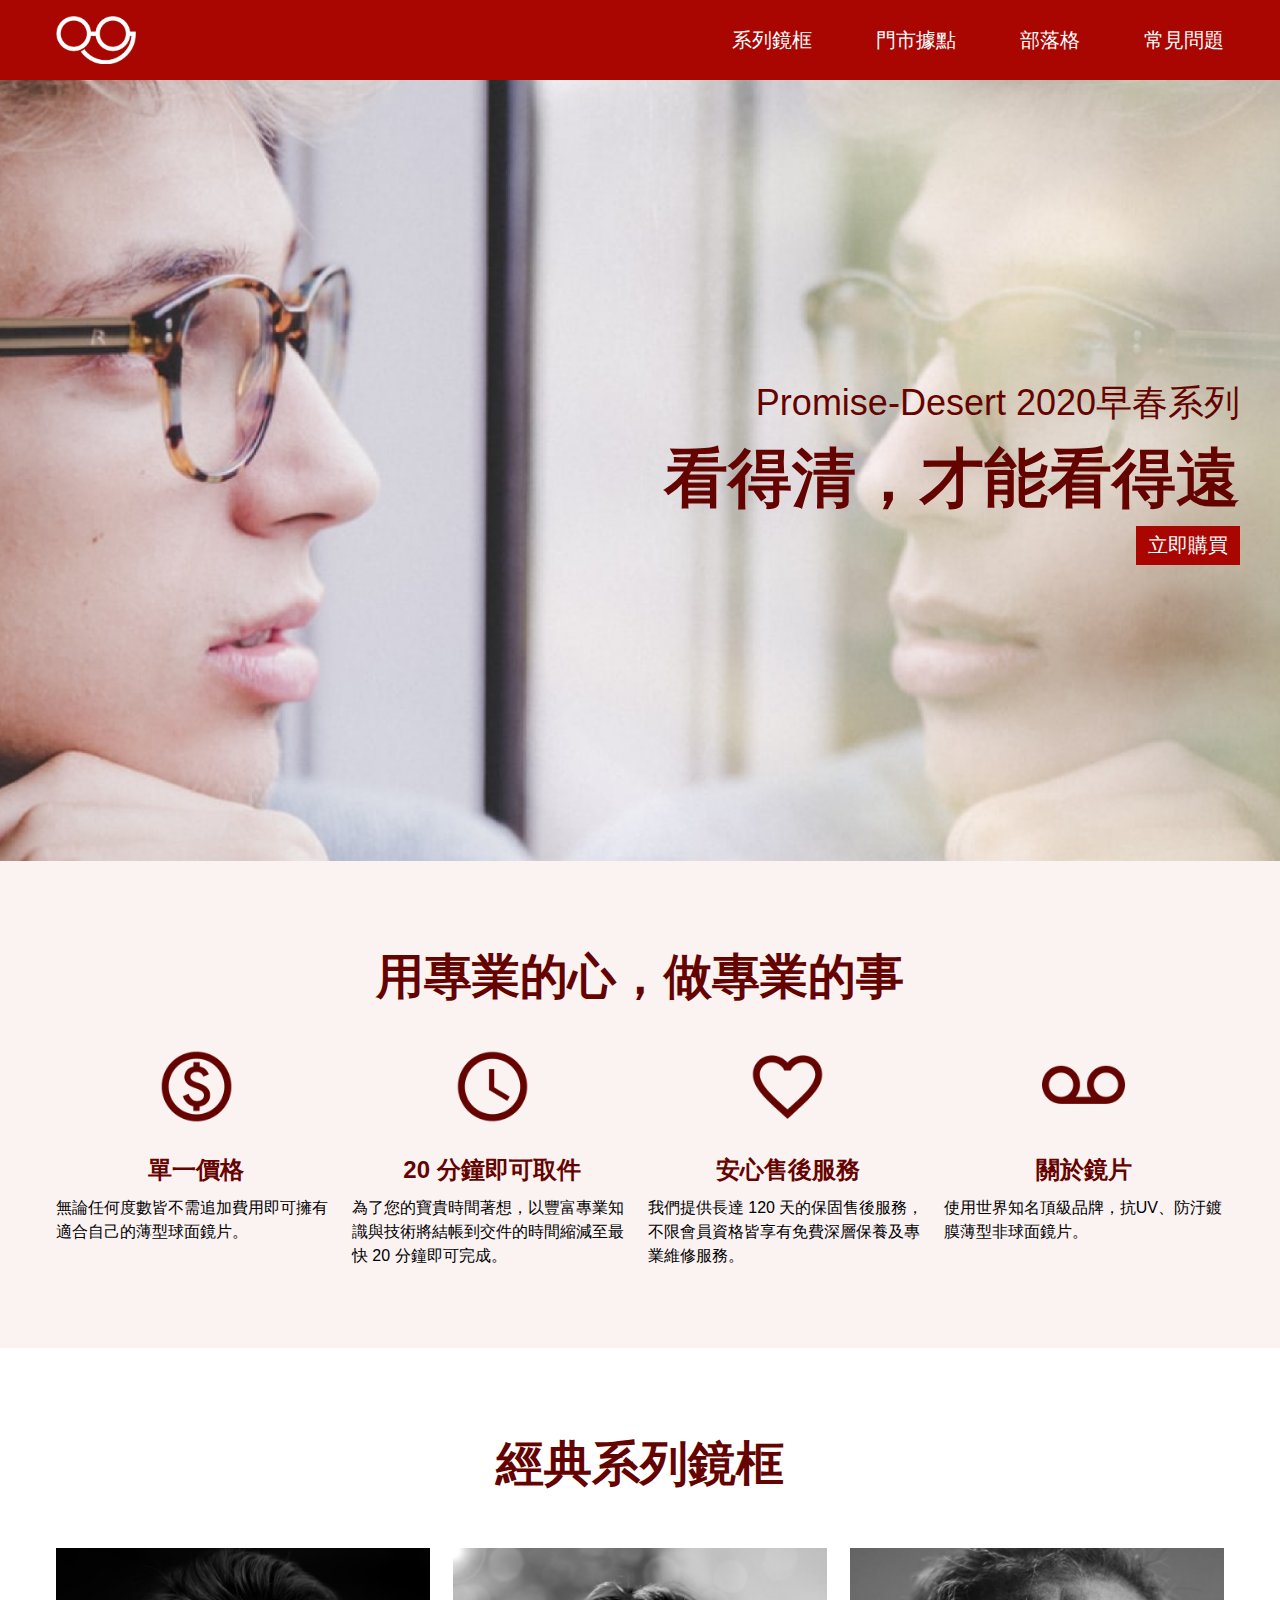
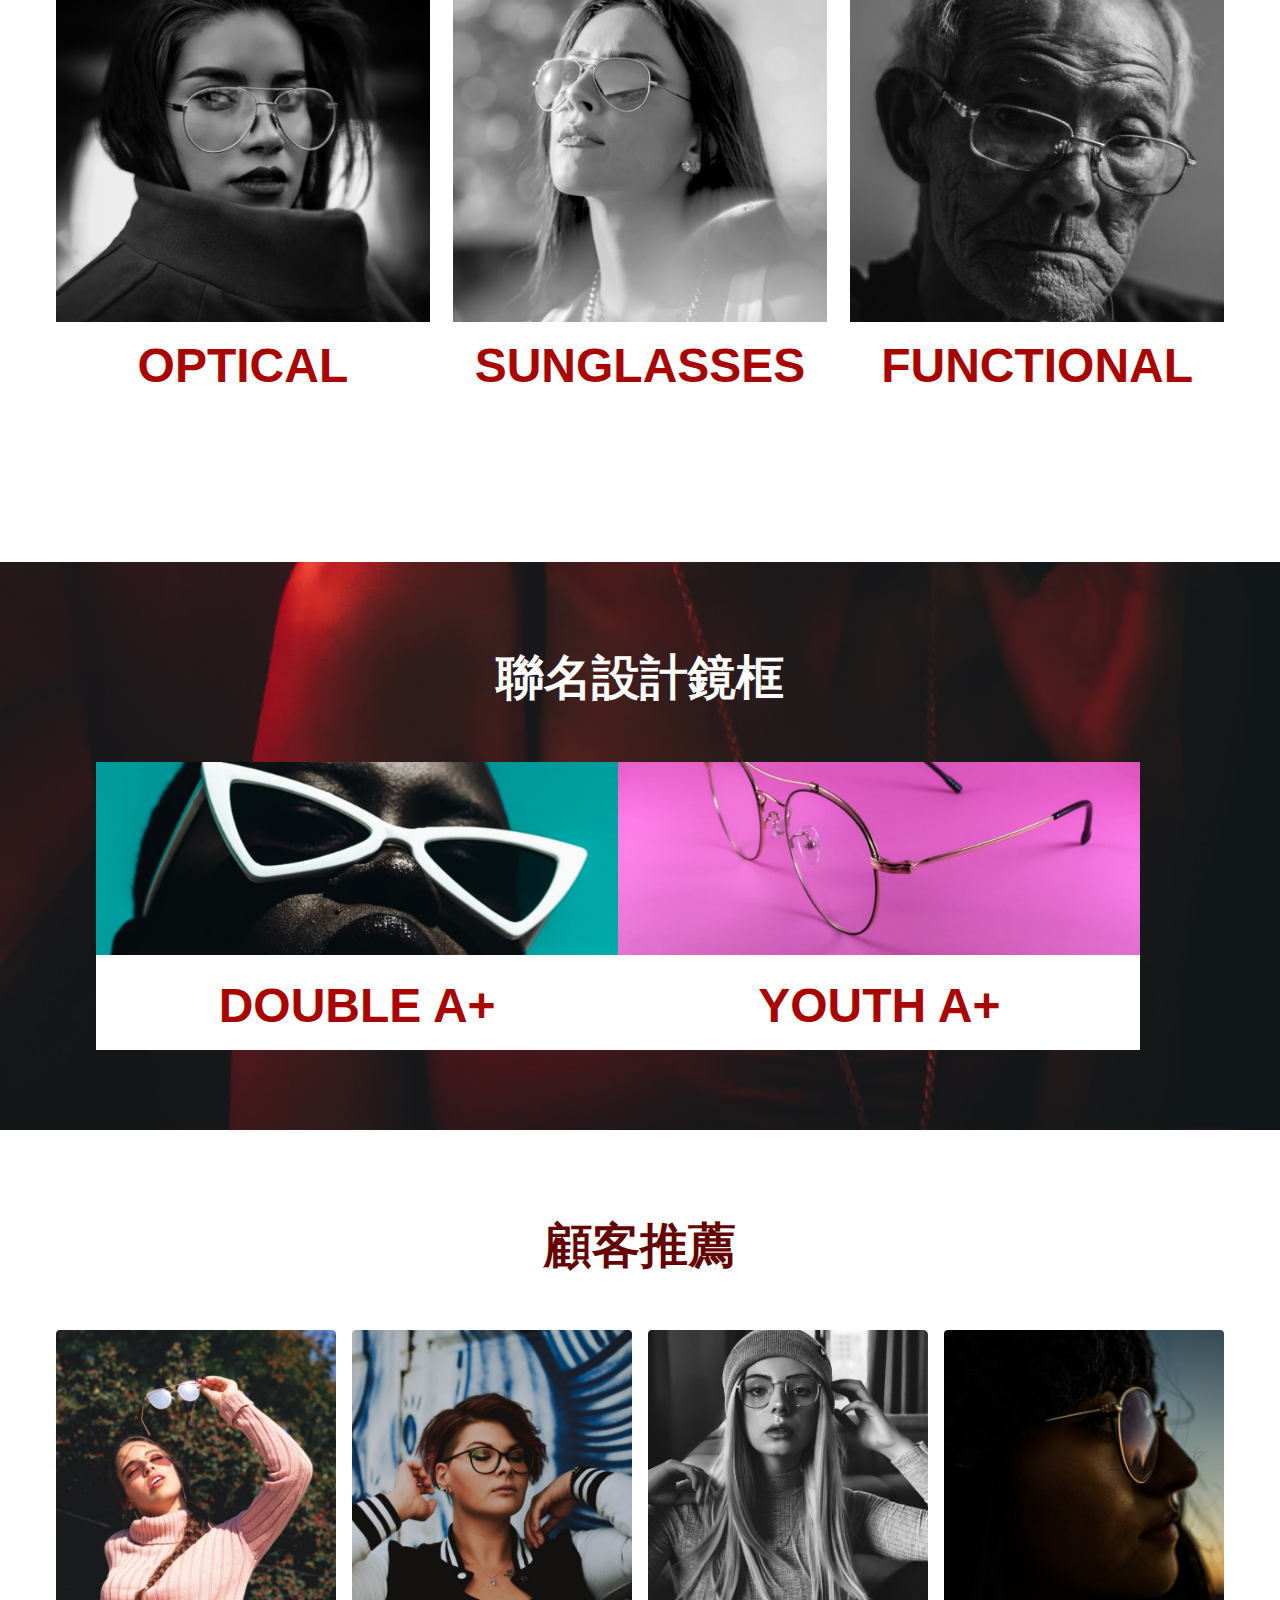
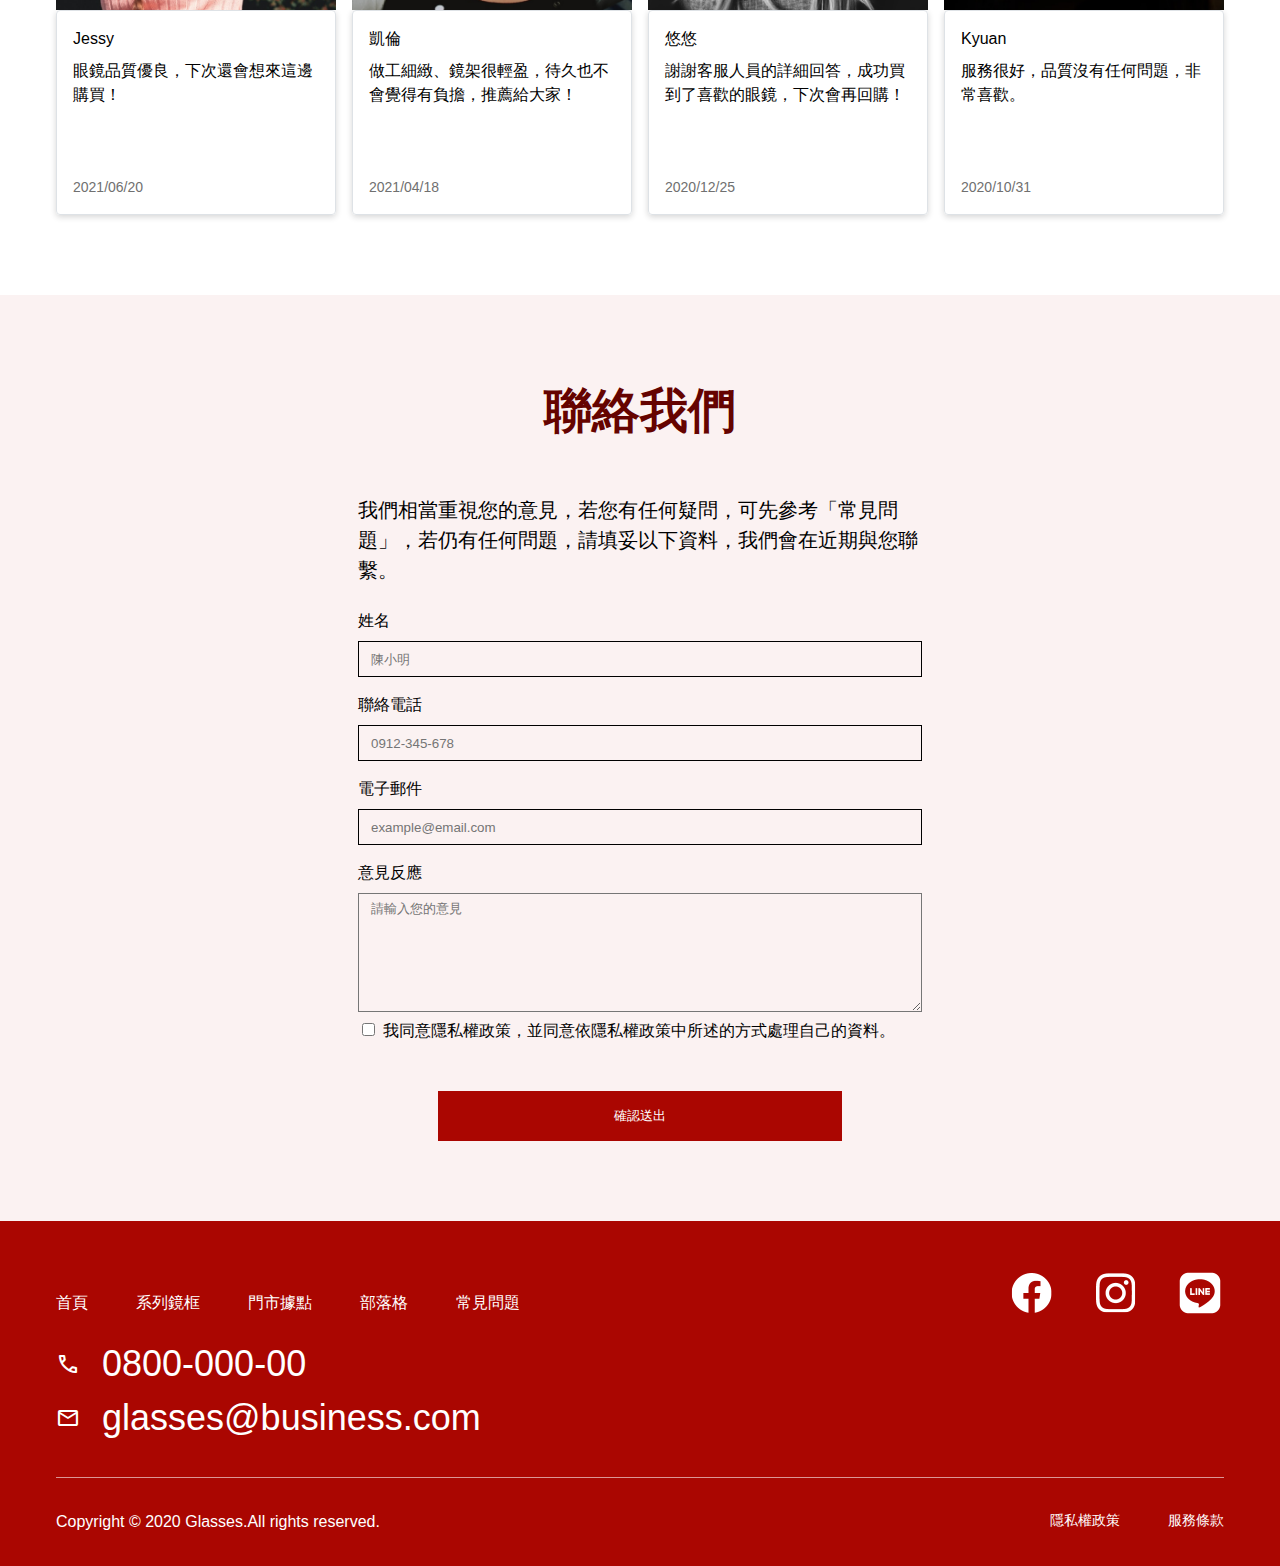
<file: index.html>
<!DOCTYPE html>
<html lang="en">

<head>
  <meta charset="UTF-8">
  <meta name="viewport" content="width=device-width, initial-scale=1.0">
  <meta http-equiv="X-UA-Compatible" content="ie=edge">
  <title>
    眼鏡形象網站
  </title>
  <link rel="stylesheet" href="./assets/style/all.css">
</head>

<body>
  <header class="header">
    <div class="container">
      <h1><a href="">logo</a></h1>
      <ul class="nav">
        <li><a href="#">系列鏡框</a></li>
        <li><a href="#">門市據點</a></li>
        <li><a href="#">部落格</a></li>
        <li><a href="#">常見問題</a></li>
      </ul>
    </div>
  </header>

  
<section class="banner">
  <div class="container">
    <p class="subTitle">Promise-Desert 2020早春系列</p>
    <p class="title">看得清，才能看得遠</p>
    <button class="buy"><a href="#">立即購買</a></button>
  </div>
</section>

<section class="profession">
  <div class="container">
    <h2>用專業的心，做專業的事</h2>
    <ul>
      <li class="item">
        <img src="./assets/images/home-section2-1.png" alt="">
        <h3>單一價格</h3>
        <p>無論任何度數皆不需追加費用即可擁有適合自己的薄型球面鏡片。</p>
      </li>
      <li class="item">
        <img src="./assets/images/home-section2-2.png" alt="">
        <h3>20 分鐘即可取件</h3>
        <p>為了您的寶貴時間著想，以豐富專業知識與技術將結帳到交件的時間縮減至最快 20 分鐘即可完成。</p>
      </li>
      <li class="item">
        <img src="./assets/images/home-section2-3.png" alt="">
        <h3>安心售後服務</h3>
        <p>我們提供長達 120 天的保固售後服務，不限會員資格皆享有免費深層保養及專業維修服務。</p>
      </li>
      <li class="item">
        <img src="./assets/images/home-sectioin2-4.png" alt="">
        <h3>關於鏡片</h3>
        <p>使用世界知名頂級品牌，抗UV、防汙鍍膜薄型非球面鏡片。</p>
      </li>
    </ul>
  </div>
</section>

<section class="classic">
  <div class="container">
    <h2>經典系列鏡框</h2>
    <ul>
      <li>
        <img src="./assets/images/home-section3-1.png" alt="">
        <p>OPTICAL</p>
      </li>
      <li>
        <img src="./assets/images/home-section3-2.png" alt="">
        <p>SUNGLASSES</p>
      </li>
      <li>
        <img src="./assets/images/home-section3-3.png" alt="">
        <p>FUNCTIONAL</p>
      </li>
    </ul>
  </div>
</section>

<section class="joint">
  <div class="container">
    <h2>聯名設計鏡框</h2>
    <ul>
      <li>
        <img src="./assets/images/home-section4-1.png" alt="">
        <p>DOUBLE A+</p>
      </li>
      <li>
        <img src="./assets/images/home-section4-2.png" alt="">
        <p>YOUTH A+</p>
      </li>
    </ul>
  </div>
</section>

<section class="customer">
  <div class="container">
    <h2>顧客推薦</h2>
    <ul>
      <li>
        <img src="./assets/images/home-section5-1.png" alt="">
        <div class="card-body">
          <div class="top">
            <h4>Jessy</h4>
            <p>眼鏡品質優良，下次還會想來這邊購買！</p>
          </div>
          <span>2021/06/20</span>
        </div>
      </li>
      <li>
        <img src="./assets/images/home-section5-2.png" alt="">
        <div class="card-body">
          <div class="top">
            <h4>凱倫</h4>
            <p>做工細緻、鏡架很輕盈，待久也不會覺得有負擔，推薦給大家！</p>
          </div>
          <span>2021/04/18</span>
        </div>
      </li>
      <li>
        <img src="./assets/images/home-section5-3.png" alt="">
        <div class="card-body">
          <div class="top">
            <h4>悠悠</h4>
            <p>謝謝客服人員的詳細回答，成功買到了喜歡的眼鏡，下次會再回購！</p>
          </div>
          <span>2020/12/25</span>
        </div>
      </li>
      <li>
        <img src="./assets/images/home-section5-4.png" alt="">
        <div class="card-body">
          <div class="top">
            <h4>Kyuan</h4>
            <p>服務很好，品質沒有任何問題，非常喜歡。</p>
          </div>
          <span>2020/10/31</span>
        </div>
      </li>
    </ul>
  </div>
</section>

<section class="contactus">
  <div class="container-sm">
    <h2>聯絡我們</h2>
    <p>我們相當重視您的意見，若您有任何疑問，可先參考「常見問題」，若仍有任何問題，請填妥以下資料，我們會在近期與您聯繫。</p>
    <form action="">
      <div>
        <label for="name">姓名</label>
        <input id="name" type="text" placeholder="陳小明">
      </div>
      <div>
        <label for="phone">聯絡電話</label>
        <input id="phone" type="number" placeholder="0912-345-678">
      </div>
      <div>
        <label for="email">電子郵件</label>
        <input id="email" type="email" placeholder="example@email.com">
      </div>
      <div>
        <label for="opinion">意見反應</label>
        <textarea id="opinion" rows="7" required placeholder="請輸入您的意見"></textarea>
      </div>
    </form>
    <div class="agree">
      <input type="checkbox" name="agree" id="agree">
      <label for="agree">我同意隱私權政策，並同意依隱私權政策中所述的方式處理自己的資料。</label>
    </div>
    <div class="text-center">
      <button class="check-btn"><a href="#">確認送出</a></button>
    </div>
  </div>
</section>

    <footer class="footer">
      <div class="container">
        <div class="top-footer">
          <div class="main-footer">
            <ul class="nav-footer">
              <li><a href="#">首頁</a></li>
              <li><a href="#">系列鏡框</a></li>
              <li><a href="#">門市據點</a></li>
              <li><a href="#">部落格</a></li>
              <li><a href="#">常見問題</a></li>
            </ul>
            <ul class="contact-footer">
              <li>
                <span class="material-symbols-outlined">
                  call
                </span>
                0800-000-00
              </li>
              <li>
                <span class="material-symbols-outlined">
                  mail
                </span>
                glasses@business.com
              </li>
            </ul>
          </div>
          <div class="sidebar-footer">
            <img src="./assets/images/ic-social-fb.png" alt="">
            <img src="./assets/images/ic_social_ig.png" alt="">
            <img src="./assets/images/ic_social_line.png" alt="">
          </div>
        </div>
        <div class="bottom-footer">
          <div class="copyright">Copyright © 2020 Glasses.All rights reserved.</div>
          <ul class="link">
            <li><a href="#">隱私權政策</a></li>
            <li><a href="#">服務條款</a></li>
          </ul>
        </div>
      </div>
    </footer>
    <script src="./assets/js/vendors.js"></script>
    <script src="./assets/js/all.js"></script>
</body>

</html>
</file>
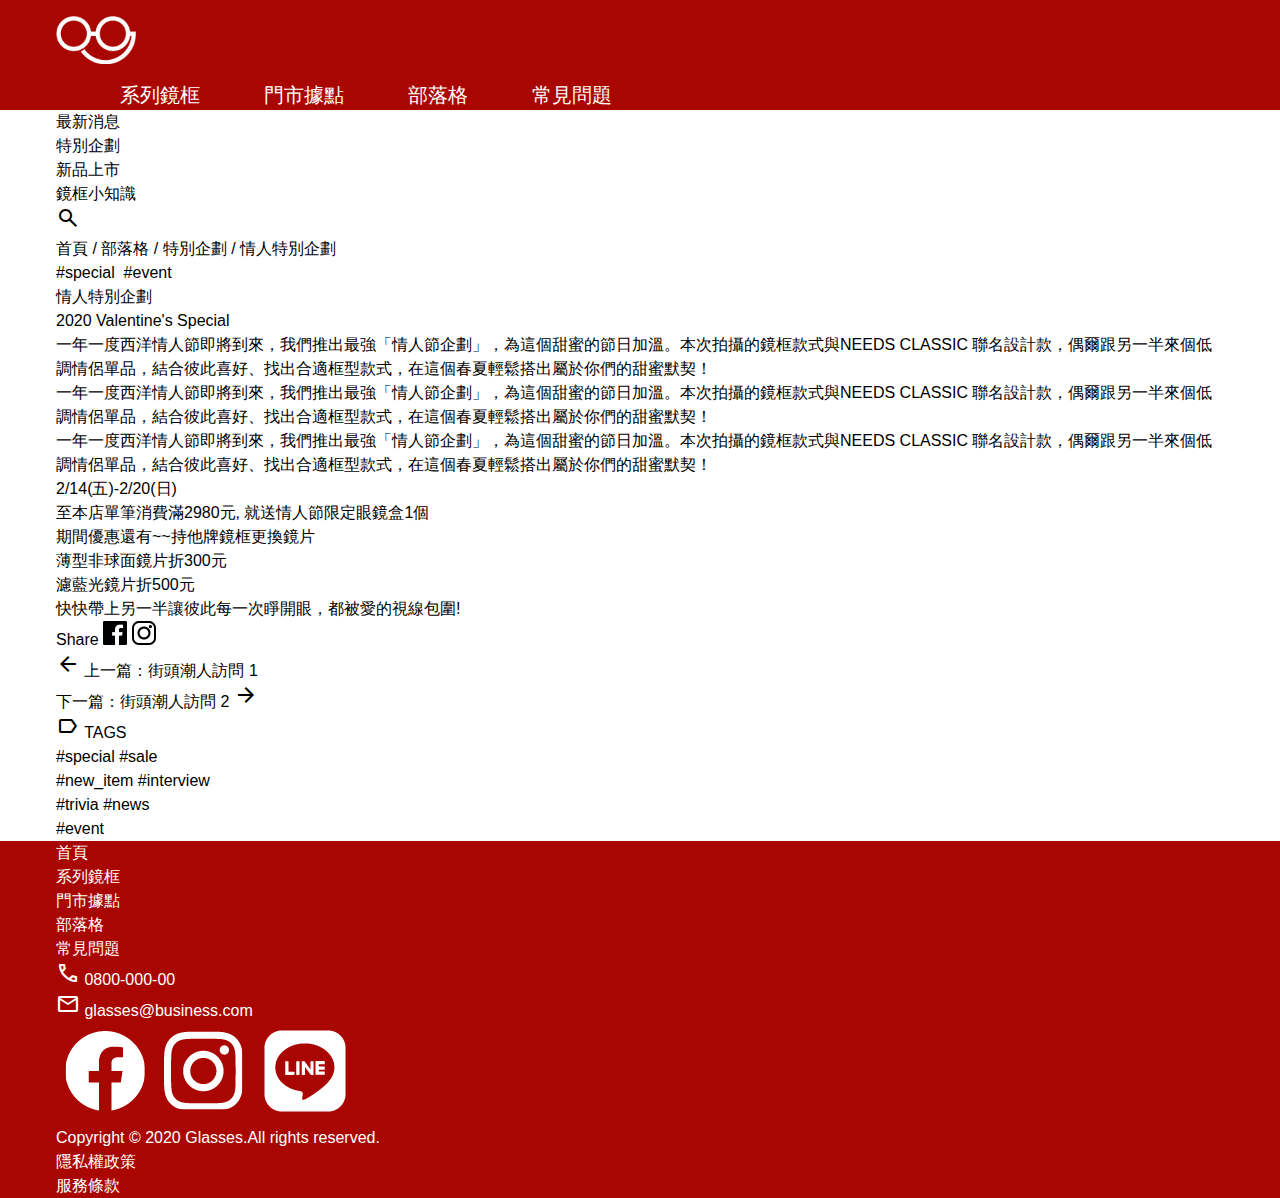
<file: blog-info.html>
<!DOCTYPE html>
<html lang="en">

<head>
  <meta charset="UTF-8">
  <meta name="viewport" content="width=device-width, initial-scale=1.0">
  <meta http-equiv="X-UA-Compatible" content="ie=edge">
  <title>
    眼鏡形象網站
  </title>
  <link rel="stylesheet" href="./assets/style/all.css">
</head>

<body>
  <header class="header">
    <div class="container">
      <div class="header-block">
        <h1><a href="index.html">logo</a></h1>
        <ul class="nav">
          <li><a href="series-optical.html">系列鏡框</a></li>
          <li><a href="store.html">門市據點</a></li>
          <li><a href="blog.html">部落格</a></li>
          <li><a href="faq.html">常見問題</a></li>
        </ul>
      </div>
    </div>
  </header>

  
<div class="blog-info">
    <div class="blog-nav-bg">
        <div class="container">
            <ul class="blog-nav">
                <div class="blog-nav-l">
                    <li><a href="">最新消息</a></li>
                    <li><a href="">特別企劃</a></li>
                    <li><a href="">新品上市</a></li>
                    <li><a href="">鏡框小知識</a></li>
                </div>
                <div class="blog-nav-r">
                    <li><a href=""><span class="material-symbols-outlined">
                                search
                            </span></a></li>
                </div>
        </div>
    </div>
    </ul>
    <div class="container">
        <div class="title">
            <p>
                <a href="blog.html">首頁</a> /
                <a href="blog.html">部落格</a> /
                <a href="blog.html">特別企劃</a> /
                <a href=""><span>情人特別企劃</span></a>
            </p>
            <p>
                <span>#special</span>&nbsp;
                <span>#event</span>
            </p>
        </div>
        <div class="blog-info-block">
            <div class="blog-info-content">
                <h4>情人特別企劃</h4>
                <p class="subtitle">2020 Valentine's Special</p>
                <div class="blog-info-image-1"></div>
                <span class="blog-info-text">一年一度西洋情人節即將到來，我們推出最強「情人節企劃」，為這個甜蜜的節日加溫。本次拍攝的鏡框款式與NEEDS CLASSIC
                    聯名設計款，偶爾跟另一半來個低調情侶單品，結合彼此喜好、找出合適框型款式，在這個春夏輕鬆搭出屬於你們的甜蜜默契！</span>
                <div class="blog-info-image-2"></div>
                <span class="blog-info-text">一年一度西洋情人節即將到來，我們推出最強「情人節企劃」，為這個甜蜜的節日加溫。本次拍攝的鏡框款式與NEEDS CLASSIC
                    聯名設計款，偶爾跟另一半來個低調情侶單品，結合彼此喜好、找出合適框型款式，在這個春夏輕鬆搭出屬於你們的甜蜜默契！</span>
                <div class="blog-info-image-3"></div>
                <span class="blog-info-text">一年一度西洋情人節即將到來，我們推出最強「情人節企劃」，為這個甜蜜的節日加溫。本次拍攝的鏡框款式與NEEDS CLASSIC
                    聯名設計款，偶爾跟另一半來個低調情侶單品，結合彼此喜好、找出合適框型款式，在這個春夏輕鬆搭出屬於你們的甜蜜默契！</span>
                <div class="blog-info-image-4"></div>
                <span class="blog-info-text">2/14(五)-2/20(日)<br>
                    至本店單筆消費滿2980元, 就送情人節限定眼鏡盒1個<br>
                    期間優惠還有~~持他牌鏡框更換鏡片<br>
                    薄型非球面鏡片折300元<br>
                    濾藍光鏡片折500元<br>
                    快快帶上另一半讓彼此每一次睜開眼，都被愛的視線包圍!</span>
                <div class="share">
                    Share
                    <a href="">
                        <img src="./assets/images/logo-facebook.png" alt="facebook icon" width="24" height="24">
                    </a>
                    <a href="">
                        <img src="./assets/images/logo-instagram.png" alt="instagram icon" width="24" height="24">
                    </a>
                </div>
                <div class="articles">
                    <div class="prev">
                        <span class="material-symbols-outlined">
                            arrow_back
                        </span>
                        <a href="">上一篇：街頭潮人訪問 1</a>
                    </div>
                    <div class="next"><a href="">下一篇：街頭潮人訪問 2</a>
                        <span class="material-symbols-outlined">
                            arrow_forward
                        </span>
                    </div>
                </div>
            </div>
            <div class="blog-info-tag">
                <h5>
                    <span class="material-symbols-outlined">
                        label
                    </span>
                    TAGS
                </h5>
                <div class="tags">
                    <div class="tags-row-1">
                        <span>#special</span>
                        <span>#sale</span>
                    </div>
                    <div class="tags-row-2">
                        <span>#new_item</span>
                        <span>#interview</span>
                    </div>
                    <div class="tags-row-3">
                        <span>#trivia</span>
                        <span>#news</span>
                    </div>
                    <div class="tags-row-4">
                        <span>#event</span>
                    </div>
                </div>
            </div>
        </div>
    </div>
</div>

    <footer class="footer">
      <div class="container">
        <div class="top">
          <div class="main">
            <ul class="nav">
              <li><a href="#">首頁</a></li>
              <li><a href="#">系列鏡框</a></li>
              <li><a href="#">門市據點</a></li>
              <li><a href="#">部落格</a></li>
              <li><a href="#">常見問題</a></li>
            </ul>
            <ul class="contact">
              <li>
                <span class="material-symbols-outlined">
                  call
                </span>
                0800-000-00
              </li>
              <li>
                <span class="material-symbols-outlined">
                  mail
                </span>
                glasses@business.com
              </li>
            </ul>
          </div>
          <div class="sidebar">
            <img src="./assets/images/ic-social-fb.png" alt="">
            <img src="./assets/images/ic_social_ig.png" alt="">
            <img src="./assets/images/ic_social_line.png" alt="">
          </div>
        </div>
        <div class="bottom">
          <div class="copyright">Copyright © 2020 Glasses.All rights reserved.</div>
          <ul class="link">
            <li><a href="#">隱私權政策</a></li>
            <li><a href="#">服務條款</a></li>
          </ul>
        </div>
      </div>
    </footer>
    <script src="./assets/js/vendors.js"></script>
    <script src="./assets/js/all.js"></script>
</body>

</html>
</file>
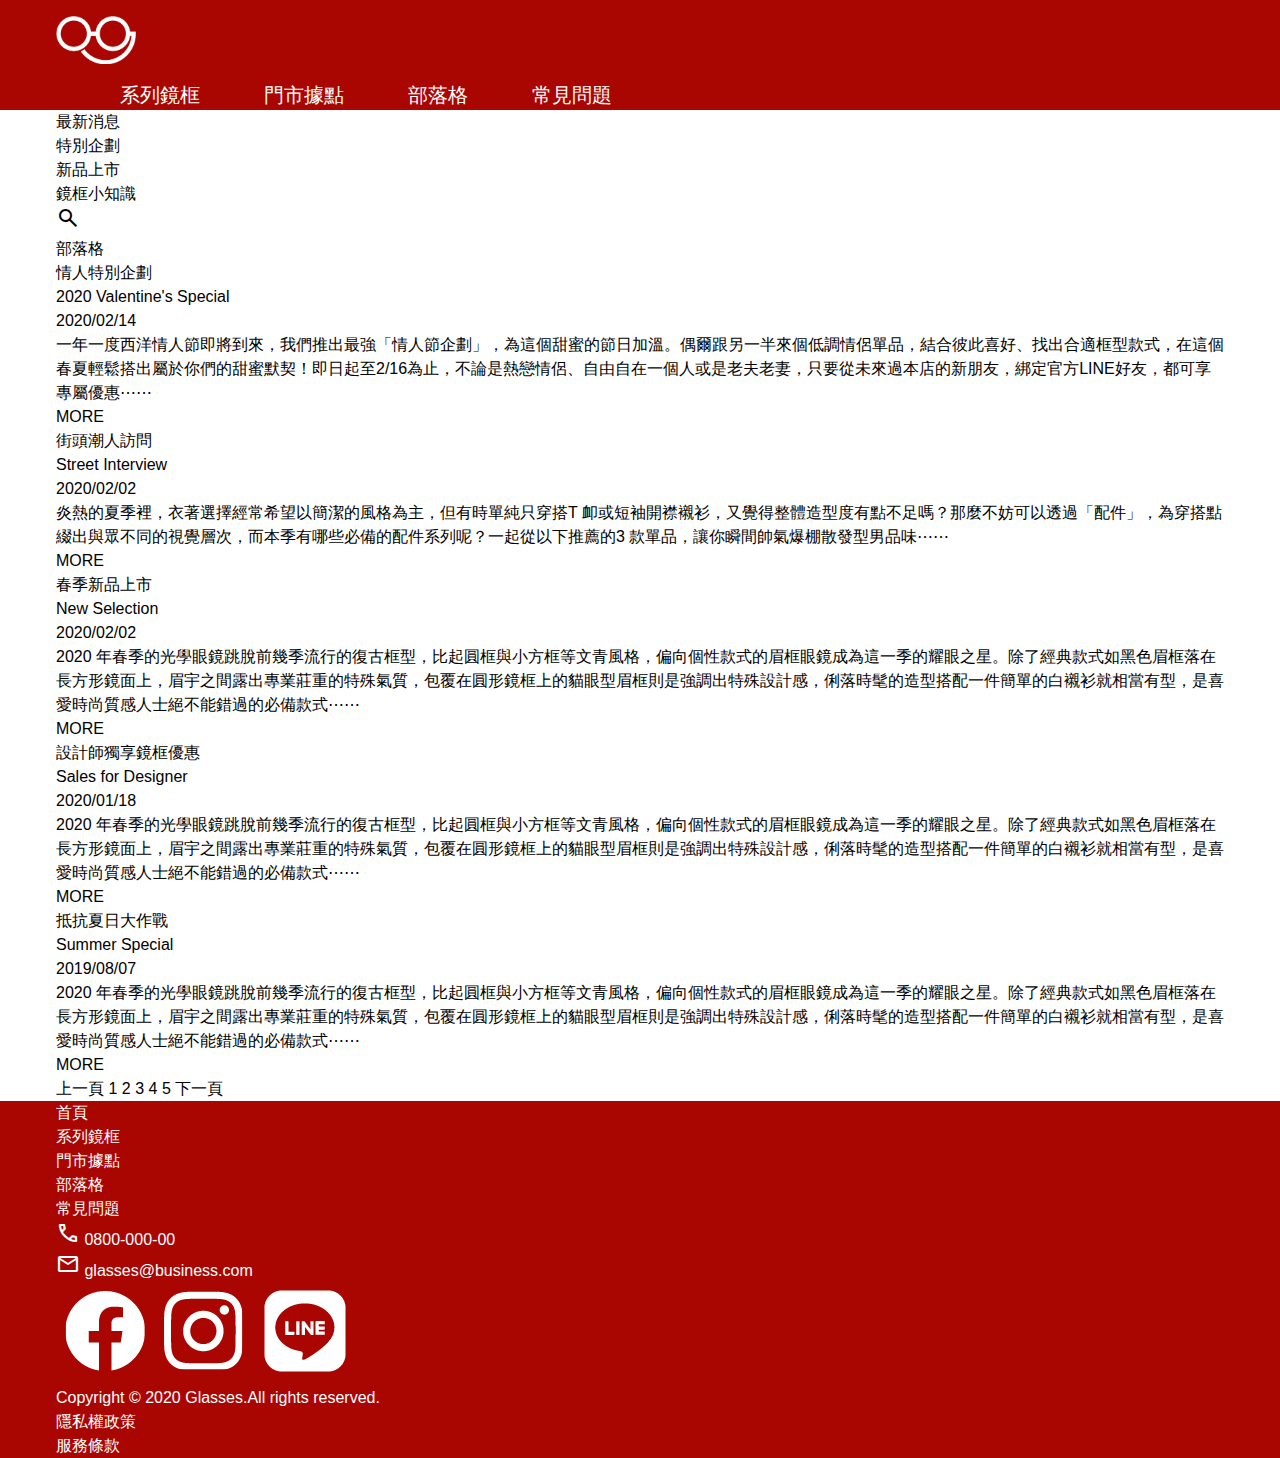
<file: blog.html>
<!DOCTYPE html>
<html lang="en">

<head>
  <meta charset="UTF-8">
  <meta name="viewport" content="width=device-width, initial-scale=1.0">
  <meta http-equiv="X-UA-Compatible" content="ie=edge">
  <title>
    眼鏡形象網站
  </title>
  <link rel="stylesheet" href="./assets/style/all.css">
</head>

<body>
  <header class="header">
    <div class="container">
      <div class="header-block">
        <h1><a href="index.html">logo</a></h1>
        <ul class="nav">
          <li><a href="series-optical.html">系列鏡框</a></li>
          <li><a href="store.html">門市據點</a></li>
          <li><a href="blog.html">部落格</a></li>
          <li><a href="faq.html">常見問題</a></li>
        </ul>
      </div>
    </div>
  </header>

  
<div class="blog">
    <div class="blog-nav-bg">
        <div class="container">
            <div class="blog-nav">
                <ul class="blog-nav-l">
                    <li><a href="">最新消息</a></li>
                    <li><a href="">特別企劃</a></li>
                    <li><a href="">新品上市</a></li>
                    <li><a href="">鏡框小知識</a></li>
                </ul>
                <div class="blog-nav-r">
                    <a href="">
                        <span class="material-symbols-outlined">
                            search
                        </span>
                    </a>
                </div>
            </div>
        </div>
    </div>
    <div class="container">
        <h3>部落格</h3>
        <div class="blog-group">
            <div class="blog-block">
                <div class="blog-image-1"></div>
                <div class="blog-text">
                    <div class="blog-text-top">
                        <h4><a href="blog-info.html">情人特別企劃</a></h4>
                        <div class="blog-title">
                            <div class="title">2020 Valentine's Special</div>
                            <div class="date">2020/02/14</div>
                        </div>
                        <span
                            class="content">一年一度西洋情人節即將到來，我們推出最強「情人節企劃」，為這個甜蜜的節日加溫。偶爾跟另一半來個低調情侶單品，結合彼此喜好、找出合適框型款式，在這個春夏輕鬆搭出屬於你們的甜蜜默契！即日起至2/16為止，不論是熱戀情侶、自由自在一個人或是老夫老妻，只要從未來過本店的新朋友，綁定官方LINE好友，都可享專屬優惠⋯⋯</span>
                    </div>
                    <div class="more"><a href="blog-info.html">MORE</a></div>
                </div>
            </div>
            <div class="blog-block">
                <div class="blog-image-2"></div>
                <div class="blog-text">
                    <div class="blog-text-top">
                        <h4><a href="blog-info.html">街頭潮人訪問</a></h4>
                        <div class="blog-title">
                            <div class="title">Street Interview</div>
                            <div class="date">2020/02/02</div>
                        </div>
                        <span class="content">炎熱的夏季裡，衣著選擇經常希望以簡潔的風格為主，但有時單純只穿搭T
                            卹或短袖開襟襯衫，又覺得整體造型度有點不足嗎？那麼不妨可以透過「配件」，為穿搭點綴出與眾不同的視覺層次，而本季有哪些必備的配件系列呢？一起從以下推薦的3
                            款單品，讓你瞬間帥氣爆棚散發型男品味⋯⋯</span>
                    </div>
                    <div class="more"><a href="blog-info.html">MORE</a></div>
                </div>
            </div>
            <div class="blog-block">
                <div class="blog-image-3"></div>
                <div class="blog-text">
                    <div class="blog-text-top">
                        <h4><a href="blog-info.html">春季新品上市</a></h4>
                        <div class="blog-title">
                            <div class="title">New Selection</div>
                            <div class="date">2020/02/02</div>
                        </div>
                        <span class="content">2020
                            年春季的光學眼鏡跳脫前幾季流行的復古框型，比起圓框與小方框等文青風格，偏向個性款式的眉框眼鏡成為這一季的耀眼之星。除了經典款式如黑色眉框落在長方形鏡面上，眉宇之間露出專業莊重的特殊氣質，包覆在圓形鏡框上的貓眼型眉框則是強調出特殊設計感，俐落時髦的造型搭配一件簡單的白襯衫就相當有型，是喜愛時尚質感人士絕不能錯過的必備款式⋯⋯
                        </span>
                    </div>
                    <div class="more"><a href="blog-info.html">MORE</a></div>
                </div>
            </div>
            <div class="blog-block">
                <div class="blog-image-4"></div>
                <div class="blog-text">
                    <div class="blog-text-top">
                        <h4><a href="blog-info.html">設計師獨享鏡框優惠</a></h4>
                        <div class="blog-title">
                            <div class="title">Sales for Designer</div>
                            <div class="date">2020/01/18</div>
                        </div>
                        <span class="content">2020
                            年春季的光學眼鏡跳脫前幾季流行的復古框型，比起圓框與小方框等文青風格，偏向個性款式的眉框眼鏡成為這一季的耀眼之星。除了經典款式如黑色眉框落在長方形鏡面上，眉宇之間露出專業莊重的特殊氣質，包覆在圓形鏡框上的貓眼型眉框則是強調出特殊設計感，俐落時髦的造型搭配一件簡單的白襯衫就相當有型，是喜愛時尚質感人士絕不能錯過的必備款式⋯⋯

                        </span>
                    </div>
                    <div class="more"><a href="blog-info.html">MORE</a></div>
                </div>
            </div>
            <div class="blog-block">
                <div class="blog-image-5"></div>
                <div class="blog-text">
                    <div class="blog-text-top">
                        <h4><a href="blog-info.html">抵抗夏日大作戰</a></h4>
                        <div class="blog-title">
                            <div class="title">Summer Special</div>
                            <div class="date">2019/08/07</div>
                        </div>
                        <span class="content">2020
                            年春季的光學眼鏡跳脫前幾季流行的復古框型，比起圓框與小方框等文青風格，偏向個性款式的眉框眼鏡成為這一季的耀眼之星。除了經典款式如黑色眉框落在長方形鏡面上，眉宇之間露出專業莊重的特殊氣質，包覆在圓形鏡框上的貓眼型眉框則是強調出特殊設計感，俐落時髦的造型搭配一件簡單的白襯衫就相當有型，是喜愛時尚質感人士絕不能錯過的必備款式⋯⋯</span>
                    </div>
                    <div class="more"><a href="blog-info.html">MORE</a></div>
                </div>
            </div>
        </div>
        <div class="text-center">
            <div class="pagination">
                <a href="#">上一頁</a>
                <a href="#">1</a>
                <a href="#" class="active">2</a>
                <a href="#">3</a>
                <a href="#">4</a>
                <a href="#">5</a>
                <a href="#">下一頁</a>
            </div>
        </div>
    </div>
</div>

    <footer class="footer">
      <div class="container">
        <div class="top">
          <div class="main">
            <ul class="nav">
              <li><a href="#">首頁</a></li>
              <li><a href="#">系列鏡框</a></li>
              <li><a href="#">門市據點</a></li>
              <li><a href="#">部落格</a></li>
              <li><a href="#">常見問題</a></li>
            </ul>
            <ul class="contact">
              <li>
                <span class="material-symbols-outlined">
                  call
                </span>
                0800-000-00
              </li>
              <li>
                <span class="material-symbols-outlined">
                  mail
                </span>
                glasses@business.com
              </li>
            </ul>
          </div>
          <div class="sidebar">
            <img src="./assets/images/ic-social-fb.png" alt="">
            <img src="./assets/images/ic_social_ig.png" alt="">
            <img src="./assets/images/ic_social_line.png" alt="">
          </div>
        </div>
        <div class="bottom">
          <div class="copyright">Copyright © 2020 Glasses.All rights reserved.</div>
          <ul class="link">
            <li><a href="#">隱私權政策</a></li>
            <li><a href="#">服務條款</a></li>
          </ul>
        </div>
      </div>
    </footer>
    <script src="./assets/js/vendors.js"></script>
    <script src="./assets/js/all.js"></script>
</body>

</html>
</file>
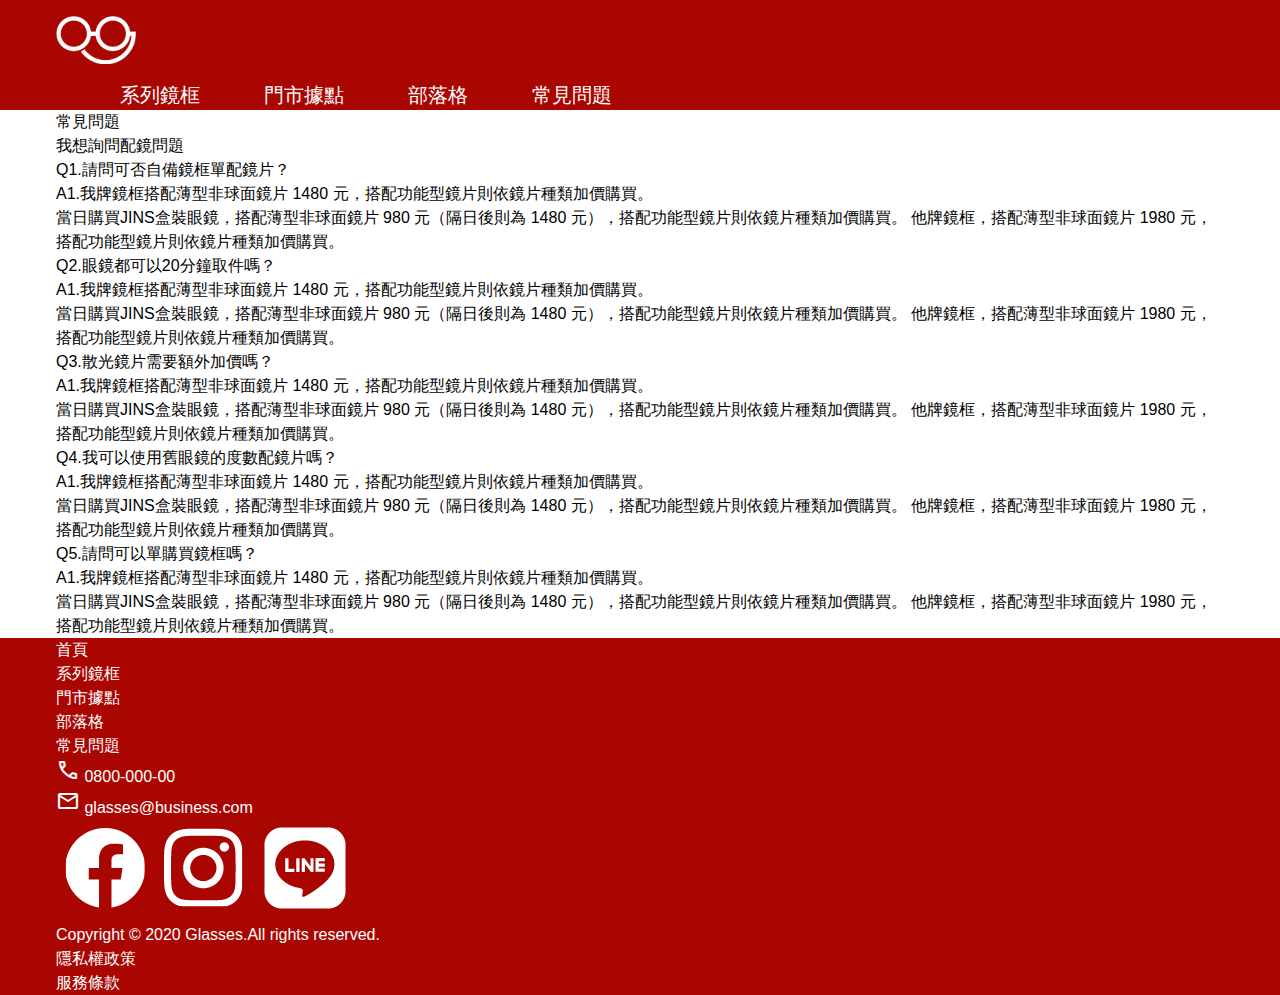
<file: faq.html>
<!DOCTYPE html>
<html lang="en">

<head>
  <meta charset="UTF-8">
  <meta name="viewport" content="width=device-width, initial-scale=1.0">
  <meta http-equiv="X-UA-Compatible" content="ie=edge">
  <title>
    眼鏡形象網站
  </title>
  <link rel="stylesheet" href="./assets/style/all.css">
</head>

<body>
  <header class="header">
    <div class="container">
      <div class="header-block">
        <h1><a href="index.html">logo</a></h1>
        <ul class="nav">
          <li><a href="series-optical.html">系列鏡框</a></li>
          <li><a href="store.html">門市據點</a></li>
          <li><a href="blog.html">部落格</a></li>
          <li><a href="faq.html">常見問題</a></li>
        </ul>
      </div>
    </div>
  </header>

  
<div class="faq">
    <div class="container">
        <div class="faq-block">
            <h3>常見問題</h3>
            <h4>我想詢問配鏡問題</h4>
            <h5>Q1.請問可否自備鏡框單配鏡片？</h5>
            <p>A1.我牌鏡框搭配薄型非球面鏡片 1480 元，搭配功能型鏡片則依鏡片種類加價購買。 <br>
                當日購買JINS盒裝眼鏡，搭配薄型非球面鏡片 980 元（隔日後則為 1480
                元），搭配功能型鏡片則依鏡片種類加價購買。
                他牌鏡框，搭配薄型非球面鏡片 1980 元，搭配功能型鏡片則依鏡片種類加價購買。</p>
            <h5>Q2.眼鏡都可以20分鐘取件嗎？</h5>
            <p>A1.我牌鏡框搭配薄型非球面鏡片 1480 元，搭配功能型鏡片則依鏡片種類加價購買。 <br>
                當日購買JINS盒裝眼鏡，搭配薄型非球面鏡片 980 元（隔日後則為 1480
                元），搭配功能型鏡片則依鏡片種類加價購買。
                他牌鏡框，搭配薄型非球面鏡片 1980 元，搭配功能型鏡片則依鏡片種類加價購買。</p>
            <h5>Q3.散光鏡片需要額外加價嗎？</h5>
            <p>A1.我牌鏡框搭配薄型非球面鏡片 1480 元，搭配功能型鏡片則依鏡片種類加價購買。 <br>
                當日購買JINS盒裝眼鏡，搭配薄型非球面鏡片 980 元（隔日後則為 1480
                元），搭配功能型鏡片則依鏡片種類加價購買。
                他牌鏡框，搭配薄型非球面鏡片 1980 元，搭配功能型鏡片則依鏡片種類加價購買。</p>
            <h5>Q4.我可以使用舊眼鏡的度數配鏡片嗎？</h5>
            <p>A1.我牌鏡框搭配薄型非球面鏡片 1480 元，搭配功能型鏡片則依鏡片種類加價購買。 <br>
                當日購買JINS盒裝眼鏡，搭配薄型非球面鏡片 980 元（隔日後則為 1480
                元），搭配功能型鏡片則依鏡片種類加價購買。
                他牌鏡框，搭配薄型非球面鏡片 1980 元，搭配功能型鏡片則依鏡片種類加價購買。</p>
            <h5>Q5.請問可以單購買鏡框嗎？</h5>
            <p>A1.我牌鏡框搭配薄型非球面鏡片 1480 元，搭配功能型鏡片則依鏡片種類加價購買。 <br>
                當日購買JINS盒裝眼鏡，搭配薄型非球面鏡片 980 元（隔日後則為 1480
                元），搭配功能型鏡片則依鏡片種類加價購買。
                他牌鏡框，搭配薄型非球面鏡片 1980 元，搭配功能型鏡片則依鏡片種類加價購買。</p>
        </div>
    </div>
</div>

    <footer class="footer">
      <div class="container">
        <div class="top">
          <div class="main">
            <ul class="nav">
              <li><a href="#">首頁</a></li>
              <li><a href="#">系列鏡框</a></li>
              <li><a href="#">門市據點</a></li>
              <li><a href="#">部落格</a></li>
              <li><a href="#">常見問題</a></li>
            </ul>
            <ul class="contact">
              <li>
                <span class="material-symbols-outlined">
                  call
                </span>
                0800-000-00
              </li>
              <li>
                <span class="material-symbols-outlined">
                  mail
                </span>
                glasses@business.com
              </li>
            </ul>
          </div>
          <div class="sidebar">
            <img src="./assets/images/ic-social-fb.png" alt="">
            <img src="./assets/images/ic_social_ig.png" alt="">
            <img src="./assets/images/ic_social_line.png" alt="">
          </div>
        </div>
        <div class="bottom">
          <div class="copyright">Copyright © 2020 Glasses.All rights reserved.</div>
          <ul class="link">
            <li><a href="#">隱私權政策</a></li>
            <li><a href="#">服務條款</a></li>
          </ul>
        </div>
      </div>
    </footer>
    <script src="./assets/js/vendors.js"></script>
    <script src="./assets/js/all.js"></script>
</body>

</html>
</file>
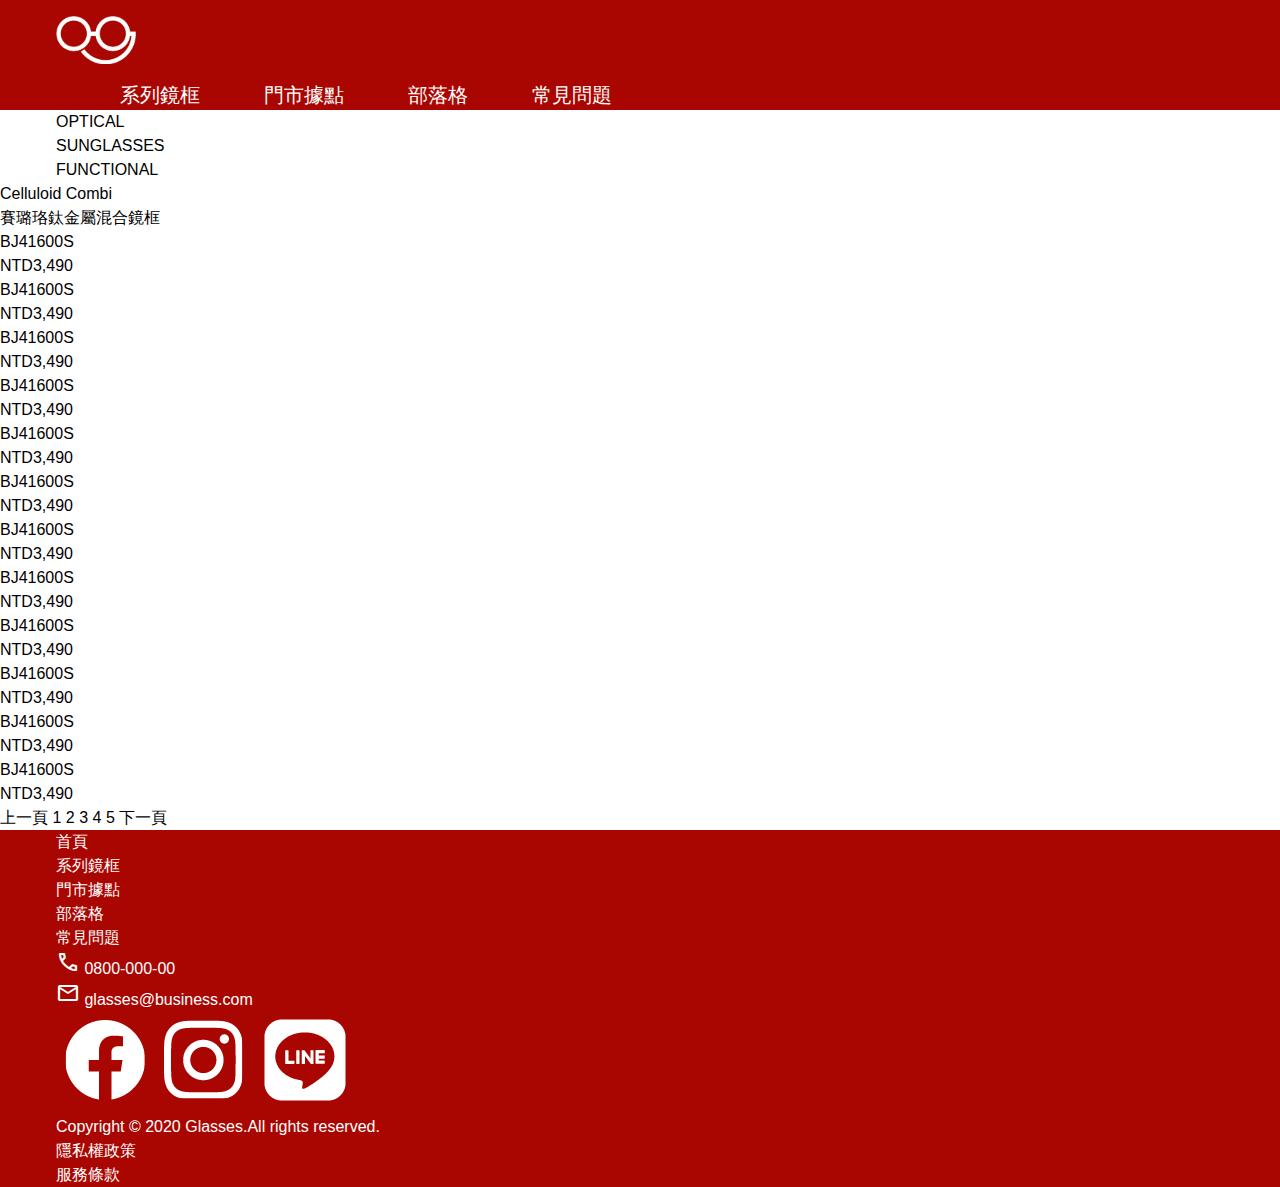
<file: series-optical.html>
<!DOCTYPE html>
<html lang="en">

<head>
  <meta charset="UTF-8">
  <meta name="viewport" content="width=device-width, initial-scale=1.0">
  <meta http-equiv="X-UA-Compatible" content="ie=edge">
  <title>
    眼鏡形象網站
  </title>
  <link rel="stylesheet" href="./assets/style/all.css">
</head>

<body>
  <header class="header">
    <div class="container">
      <div class="header-block">
        <h1><a href="index.html">logo</a></h1>
        <ul class="nav">
          <li><a href="series-optical.html">系列鏡框</a></li>
          <li><a href="store.html">門市據點</a></li>
          <li><a href="blog.html">部落格</a></li>
          <li><a href="faq.html">常見問題</a></li>
        </ul>
      </div>
    </div>
  </header>

  
<div class="series">
    <div class="container">
        <ul class="classification">
            <li class="classification-item active"><a href="series-optical.html">OPTICAL</a></li>
            <li class="classification-item"><a href="series-sunglasses.html">SUNGLASSES</a></li>
            <li class="classification-item"><a href="#">FUNCTIONAL</a></li>
        </ul>
    </div>
    <div class="product-header">
        <div class="product-header-1"></div>
        <div class="product-header-2"></div>
    </div>
    <div class="container-products">
        <h2>Celluloid Combi</h2>
        <h3>賽璐珞鈦金屬混合鏡框</h3>
        <ul class="product-group">
            <li class="product-optical">
                <div class="product-image-1"></div>
                <div class="product-head">
                    <div class="product-number">BJ41600S</div>
                    <div class="product-price">NTD3,490</div>
                </div>
                <div class="product-color">
                    <div class="product-color-1"></div>
                    <div class="product-color-2"></div>
                </div>
            </li>
            <li class="product-optical">
                <div class="product-image-2"></div>
                <div class="product-head">
                    <div class="product-number">BJ41600S</div>
                    <div class="product-price">NTD3,490</div>
                </div>
                <div class="product-color">
                    <div class="product-color-1"></div>
                    <div class="product-color-2"></div>
                </div>
            </li>
            <li class="product-optical">
                <div class="product-image-3"></div>
                <div class="product-head">
                    <div class="product-number">BJ41600S</div>
                    <div class="product-price">NTD3,490</div>
                </div>
                <div class="product-color">
                    <div class="product-color-1"></div>
                    <div class="product-color-2"></div>
                </div>
            </li>
            <li class="product-optical">
                <div class="product-image-4"></div>
                <div class="product-head">
                    <div class="product-number">BJ41600S</div>
                    <div class="product-price">NTD3,490</div>
                </div>
                <div class="product-color">
                    <div class="product-color-1"></div>
                    <div class="product-color-2"></div>
                </div>
            </li>
            <li class="product-optical">
                <div class="product-image-5"></div>
                <div class="product-head">
                    <div class="product-number">BJ41600S</div>
                    <div class="product-price">NTD3,490</div>
                </div>
                <div class="product-color">
                    <div class="product-color-1"></div>
                    <div class="product-color-2"></div>
                </div>
            </li>
            <li class="product-optical">
                <div class="product-image-6"></div>
                <div class="product-head">
                    <div class="product-number">BJ41600S</div>
                    <div class="product-price">NTD3,490</div>
                </div>
                <div class="product-color">
                    <div class="product-color-1"></div>
                    <div class="product-color-2"></div>
                </div>
            </li>
            <li class="product-optical">
                <div class="product-image-1"></div>
                <div class="product-head">
                    <div class="product-number">BJ41600S</div>
                    <div class="product-price">NTD3,490</div>
                </div>
                <div class="product-color">
                    <div class="product-color-1"></div>
                    <div class="product-color-2"></div>
                </div>
            </li>
            <li class="product-optical">
                <div class="product-image-2"></div>
                <div class="product-head">
                    <div class="product-number">BJ41600S</div>
                    <div class="product-price">NTD3,490</div>
                </div>
                <div class="product-color">
                    <div class="product-color-1"></div>
                    <div class="product-color-2"></div>
                </div>
            </li>

            <li class="product-optical">
                <div class="product-image-3"></div>
                <div class="product-head">
                    <div class="product-number">BJ41600S</div>
                    <div class="product-price">NTD3,490</div>
                </div>
                <div class="product-color">
                    <div class="product-color-1"></div>
                    <div class="product-color-2"></div>
                </div>
            </li>
            <li class="product-optical">
                <div class="product-image-4"></div>
                <div class="product-head">
                    <div class="product-number">BJ41600S</div>
                    <div class="product-price">NTD3,490</div>
                </div>
                <div class="product-color">
                    <div class="product-color-1"></div>
                    <div class="product-color-2"></div>
                </div>
            </li>
            <li class="product-optical">
                <div class="product-image-5"></div>
                <div class="product-head">
                    <div class="product-number">BJ41600S</div>
                    <div class="product-price">NTD3,490</div>
                </div>
                <div class="product-color">
                    <div class="product-color-1"></div>
                    <div class="product-color-2"></div>
                </div>
            </li>
            <li class="product-optical">
                <div class="product-image-6"></div>
                <div class="product-head">
                    <div class="product-number">BJ41600S</div>
                    <div class="product-price">NTD3,490</div>
                </div>
                <div class="product-color">
                    <div class="product-color-1"></div>
                    <div class="product-color-2"></div>
                </div>
            </li>
        </ul>
        <div class="pagination">
            <a href="#">上一頁</a>
            <a href="#">1</a>
            <a href="#" class="active">2</a>
            <a href="#">3</a>
            <a href="#">4</a>
            <a href="#">5</a>
            <a href="#">下一頁</a>
        </div>
    </div>
</div>

<script>
    $('.classification-item').click(function (e) {
        e.preventDefault();
        $(this).toggleClass("active");
    })
</script>

    <footer class="footer">
      <div class="container">
        <div class="top">
          <div class="main">
            <ul class="nav">
              <li><a href="#">首頁</a></li>
              <li><a href="#">系列鏡框</a></li>
              <li><a href="#">門市據點</a></li>
              <li><a href="#">部落格</a></li>
              <li><a href="#">常見問題</a></li>
            </ul>
            <ul class="contact">
              <li>
                <span class="material-symbols-outlined">
                  call
                </span>
                0800-000-00
              </li>
              <li>
                <span class="material-symbols-outlined">
                  mail
                </span>
                glasses@business.com
              </li>
            </ul>
          </div>
          <div class="sidebar">
            <img src="./assets/images/ic-social-fb.png" alt="">
            <img src="./assets/images/ic_social_ig.png" alt="">
            <img src="./assets/images/ic_social_line.png" alt="">
          </div>
        </div>
        <div class="bottom">
          <div class="copyright">Copyright © 2020 Glasses.All rights reserved.</div>
          <ul class="link">
            <li><a href="#">隱私權政策</a></li>
            <li><a href="#">服務條款</a></li>
          </ul>
        </div>
      </div>
    </footer>
    <script src="./assets/js/vendors.js"></script>
    <script src="./assets/js/all.js"></script>
</body>

</html>
</file>
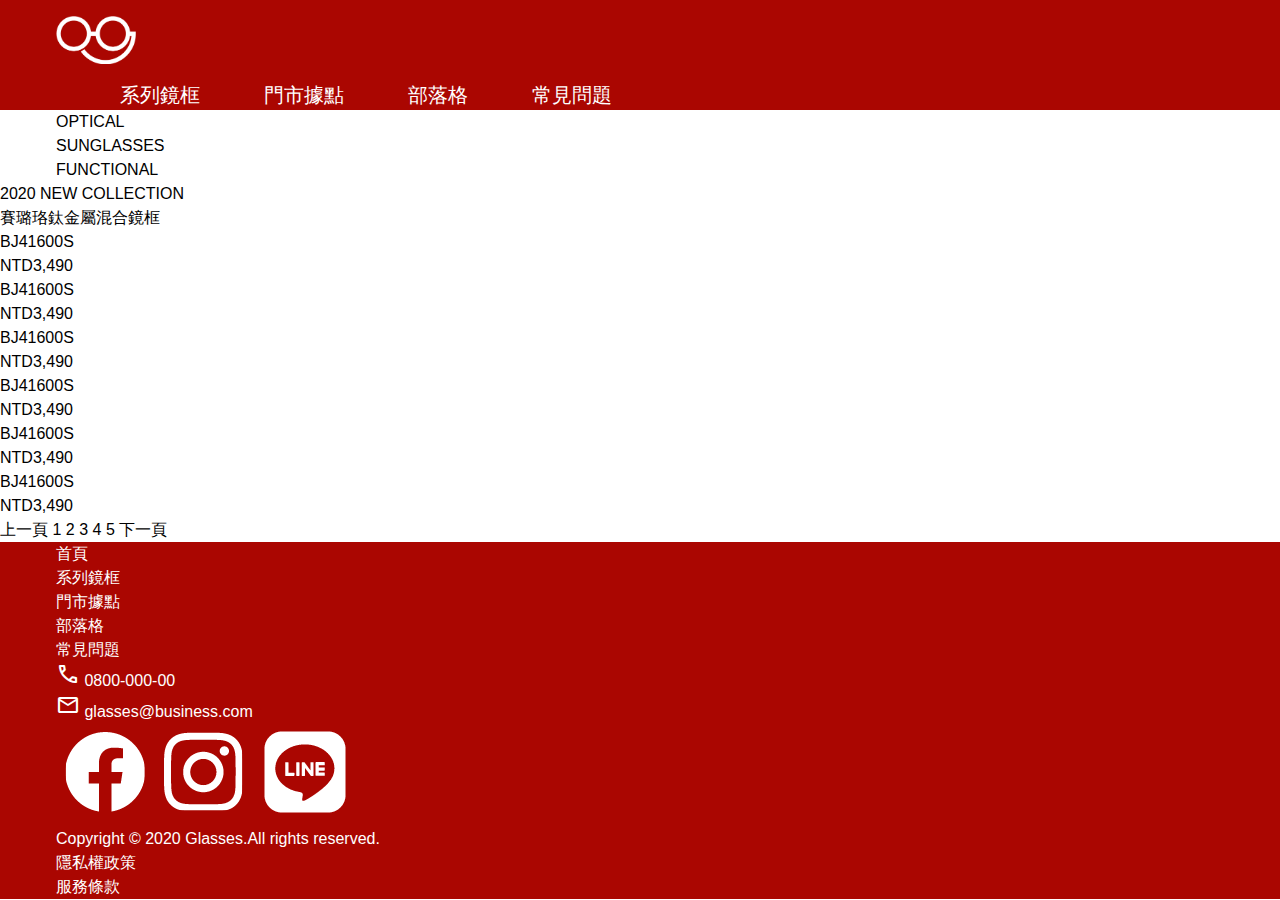
<file: series-sunglasses.html>
<!DOCTYPE html>
<html lang="en">

<head>
  <meta charset="UTF-8">
  <meta name="viewport" content="width=device-width, initial-scale=1.0">
  <meta http-equiv="X-UA-Compatible" content="ie=edge">
  <title>
    眼鏡形象網站
  </title>
  <link rel="stylesheet" href="./assets/style/all.css">
</head>

<body>
  <header class="header">
    <div class="container">
      <div class="header-block">
        <h1><a href="index.html">logo</a></h1>
        <ul class="nav">
          <li><a href="series-optical.html">系列鏡框</a></li>
          <li><a href="store.html">門市據點</a></li>
          <li><a href="blog.html">部落格</a></li>
          <li><a href="faq.html">常見問題</a></li>
        </ul>
      </div>
    </div>
  </header>

  
<div class="series">
    <div class="container">
        <ul class="classification">
            <li class="classification-item"><a href="series-optical.html">OPTICAL</a></li>
            <li class="classification-item active"><a href="series-sunglasses.html">SUNGLASSES</a></li>
            <li class="classification-item"><a href="#">FUNCTIONAL</a></li>
        </ul>
    </div>
    <div class="product-header">
        <div class="product-header-3"></div>
        <div class="product-header-4"></div>
    </div>
    <div class="container-products">
        <h2>2020 NEW COLLECTION</h2>
        <h3>賽璐珞鈦金屬混合鏡框</h3>
        <ul class="product-group">
            <li class="product-sunglasses">
                <div class="product-image-7"></div>
                <div class="product-head">
                    <div class="product-number">BJ41600S</div>
                    <div class="product-price">NTD3,490</div>
                </div>
                <div class="product-color">
                    <div class="product-color-1"></div>
                    <div class="product-color-2"></div>
                </div>
            </li>
            <li class="product-sunglasses">
                <div class="product-image-8"></div>
                <div class="product-head">
                    <div class="product-number">BJ41600S</div>
                    <div class="product-price">NTD3,490</div>
                </div>
                <div class="product-color">
                    <div class="product-color-1"></div>
                    <div class="product-color-2"></div>
                </div>
            </li>

            <li class="product-sunglasses">
                <div class="product-image-9"></div>
                <div class="product-head">
                    <div class="product-number">BJ41600S</div>
                    <div class="product-price">NTD3,490</div>
                </div>
                <div class="product-color">
                    <div class="product-color-1"></div>
                    <div class="product-color-2"></div>
                </div>
            </li>
            <li class="product-sunglasses">
                <div class="product-image-10"></div>
                <div class="product-head">
                    <div class="product-number">BJ41600S</div>
                    <div class="product-price">NTD3,490</div>
                </div>
                <div class="product-color">
                    <div class="product-color-1"></div>
                    <div class="product-color-2"></div>
                </div>
            </li>
            <li class="product-sunglasses">
                <div class="product-image-11"></div>
                <div class="product-head">
                    <div class="product-number">BJ41600S</div>
                    <div class="product-price">NTD3,490</div>
                </div>
                <div class="product-color">
                    <div class="product-color-1"></div>
                    <div class="product-color-2"></div>
                </div>
            </li>
            <li class="product-sunglasses">
                <div class="product-image-12"></div>
                <div class="product-head">
                    <div class="product-number">BJ41600S</div>
                    <div class="product-price">NTD3,490</div>
                </div>
                <div class="product-color">
                    <div class="product-color-1"></div>
                    <div class="product-color-2"></div>
                </div>
            </li>
        </ul>
        <div class="pagination">
            <a href="#">上一頁</a>
            <a href="#">1</a>
            <a href="#" class="active">2</a>
            <a href="#">3</a>
            <a href="#">4</a>
            <a href="#">5</a>
            <a href="#">下一頁</a>
        </div>
    </div>
</div>

<script>
    $('.classification-item').click(function (e) {
        e.preventDefault();
        $(this).toggleClass("active");
    })
</script>

    <footer class="footer">
      <div class="container">
        <div class="top">
          <div class="main">
            <ul class="nav">
              <li><a href="#">首頁</a></li>
              <li><a href="#">系列鏡框</a></li>
              <li><a href="#">門市據點</a></li>
              <li><a href="#">部落格</a></li>
              <li><a href="#">常見問題</a></li>
            </ul>
            <ul class="contact">
              <li>
                <span class="material-symbols-outlined">
                  call
                </span>
                0800-000-00
              </li>
              <li>
                <span class="material-symbols-outlined">
                  mail
                </span>
                glasses@business.com
              </li>
            </ul>
          </div>
          <div class="sidebar">
            <img src="./assets/images/ic-social-fb.png" alt="">
            <img src="./assets/images/ic_social_ig.png" alt="">
            <img src="./assets/images/ic_social_line.png" alt="">
          </div>
        </div>
        <div class="bottom">
          <div class="copyright">Copyright © 2020 Glasses.All rights reserved.</div>
          <ul class="link">
            <li><a href="#">隱私權政策</a></li>
            <li><a href="#">服務條款</a></li>
          </ul>
        </div>
      </div>
    </footer>
    <script src="./assets/js/vendors.js"></script>
    <script src="./assets/js/all.js"></script>
</body>

</html>
</file>
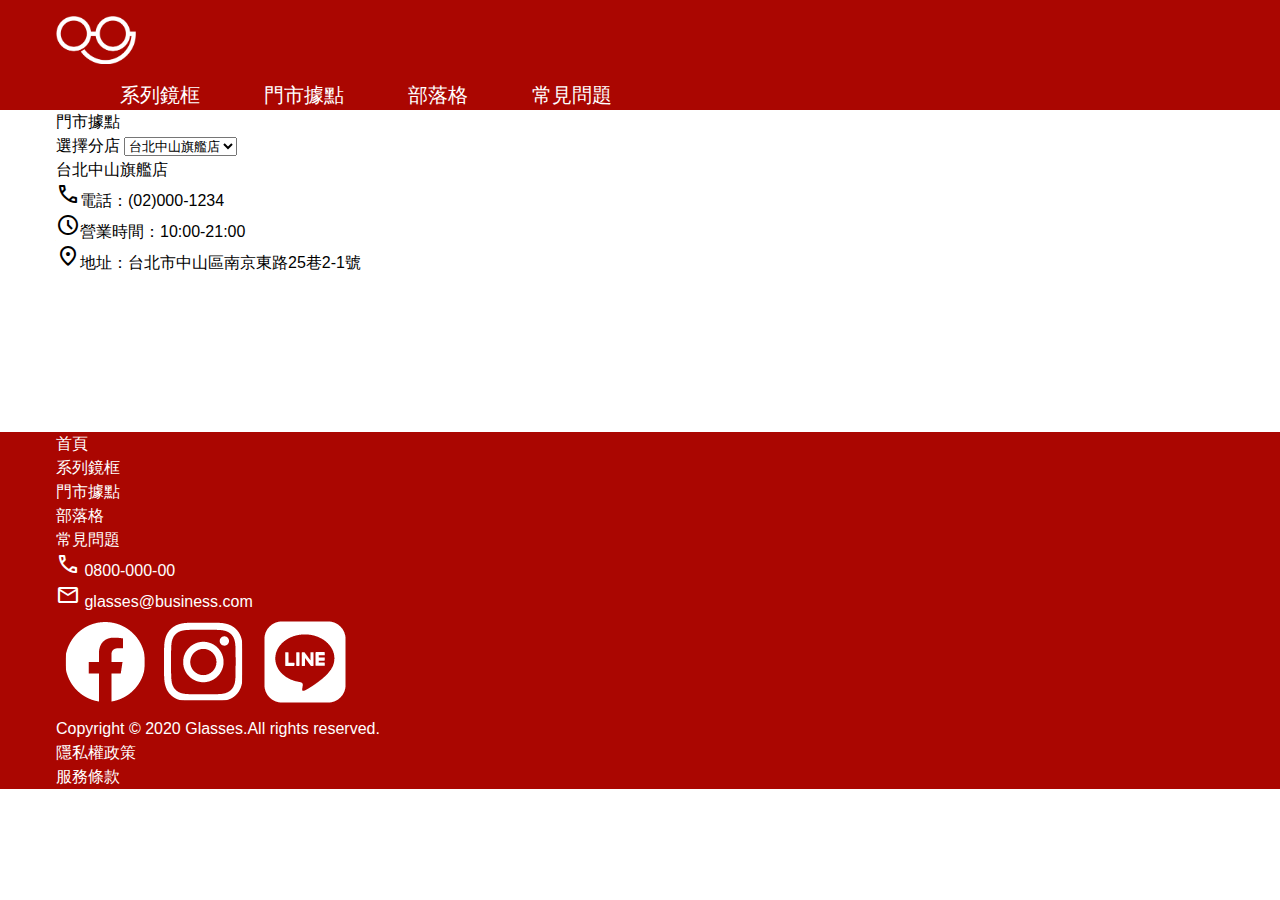
<file: store-info.html>
<!DOCTYPE html>
<html lang="en">

<head>
  <meta charset="UTF-8">
  <meta name="viewport" content="width=device-width, initial-scale=1.0">
  <meta http-equiv="X-UA-Compatible" content="ie=edge">
  <title>
    眼鏡形象網站
  </title>
  <link rel="stylesheet" href="./assets/style/all.css">
</head>

<body>
  <header class="header">
    <div class="container">
      <div class="header-block">
        <h1><a href="index.html">logo</a></h1>
        <ul class="nav">
          <li><a href="series-optical.html">系列鏡框</a></li>
          <li><a href="store.html">門市據點</a></li>
          <li><a href="blog.html">部落格</a></li>
          <li><a href="faq.html">常見問題</a></li>
        </ul>
      </div>
    </div>
  </header>

  
<div class="store-info">
    <div class="container">
        <h3>門市據點</h3>
        <form action="" class="choice-store">
            <label for="area">選擇分店</label>
            <select name="area-name" id="area">
                <option value="zhongshan">台北中山旗艦店</option>
                <option value="green">台北綠園店</option>
            </select>
        </form>
        <div class="store-info-block">
            <div class="store-information">
                <div class="store-image"></div>
                <div class="store-name">台北中山旗艦店</div>
                <ul class="store-detail">
                    <li>
                        <span class="material-symbols-outlined">
                            call
                        </span>電話：(02)000-1234
                    </li>
                    <li>
                        <span class="material-symbols-outlined">
                            schedule
                        </span>營業時間：10:00-21:00
                    </li>
                    <li>
                        <span class="material-symbols-outlined">
                            location_on
                        </span>地址：台北市中山區南京東路25巷2-1號
                    </li>
                </ul>
            </div>
            <div class="store-map">
                <iframe
                    src="https://www.google.com/maps/embed?pb=!1m18!1m12!1m3!1d3614.463613494545!2d121.5333854291791!3d25.05227099243437!2m3!1f0!2f0!3f0!3m2!1i1024!2i768!4f13.1!3m3!1m2!1s0x3442abdf92494d29%3A0xd908a8a881f73476!2zMTA0OTHlj7DljJfluILkuK3lsbHljYDljZfkuqzmnbHot6_kuInmrrUyNeiZnw!5e0!3m2!1szh-TW!2stw!4v1659929465008!5m2!1szh-TW!2stw"
                    style="border:0;" allowfullscreen="" loading="lazy"
                    referrerpolicy="no-referrer-when-downgrade"></iframe>
            </div>
        </div>
    </div>

    <footer class="footer">
      <div class="container">
        <div class="top">
          <div class="main">
            <ul class="nav">
              <li><a href="#">首頁</a></li>
              <li><a href="#">系列鏡框</a></li>
              <li><a href="#">門市據點</a></li>
              <li><a href="#">部落格</a></li>
              <li><a href="#">常見問題</a></li>
            </ul>
            <ul class="contact">
              <li>
                <span class="material-symbols-outlined">
                  call
                </span>
                0800-000-00
              </li>
              <li>
                <span class="material-symbols-outlined">
                  mail
                </span>
                glasses@business.com
              </li>
            </ul>
          </div>
          <div class="sidebar">
            <img src="./assets/images/ic-social-fb.png" alt="">
            <img src="./assets/images/ic_social_ig.png" alt="">
            <img src="./assets/images/ic_social_line.png" alt="">
          </div>
        </div>
        <div class="bottom">
          <div class="copyright">Copyright © 2020 Glasses.All rights reserved.</div>
          <ul class="link">
            <li><a href="#">隱私權政策</a></li>
            <li><a href="#">服務條款</a></li>
          </ul>
        </div>
      </div>
    </footer>
    <script src="./assets/js/vendors.js"></script>
    <script src="./assets/js/all.js"></script>
</body>

</html>
</file>
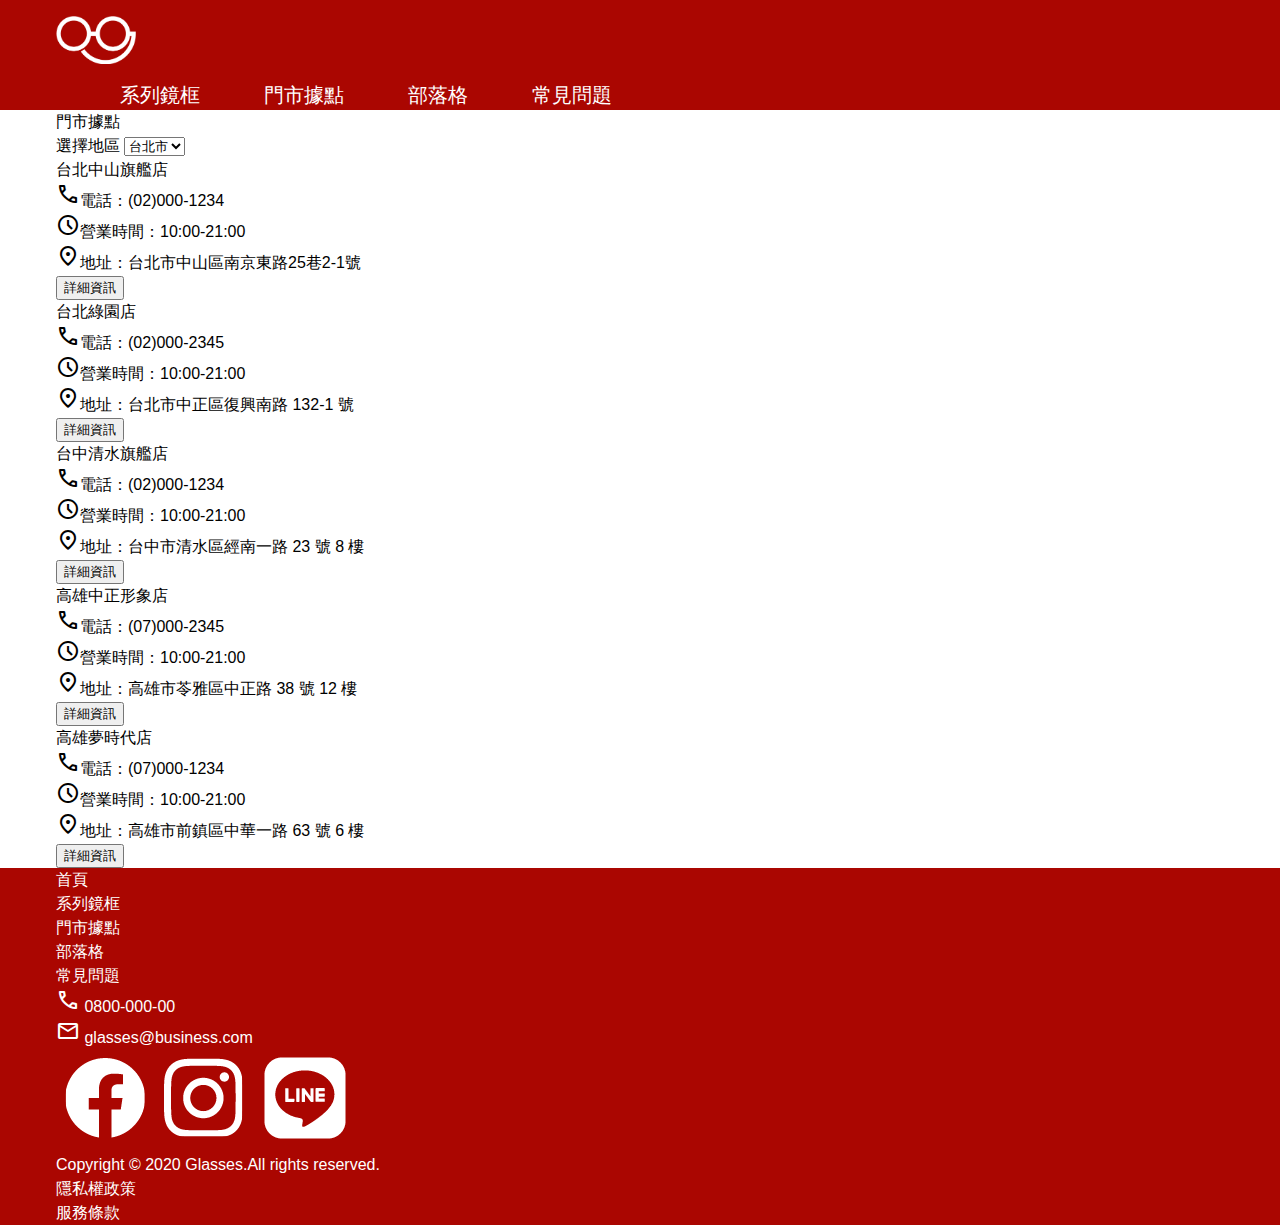
<file: store.html>
<!DOCTYPE html>
<html lang="en">

<head>
  <meta charset="UTF-8">
  <meta name="viewport" content="width=device-width, initial-scale=1.0">
  <meta http-equiv="X-UA-Compatible" content="ie=edge">
  <title>
    眼鏡形象網站
  </title>
  <link rel="stylesheet" href="./assets/style/all.css">
</head>

<body>
  <header class="header">
    <div class="container">
      <div class="header-block">
        <h1><a href="index.html">logo</a></h1>
        <ul class="nav">
          <li><a href="series-optical.html">系列鏡框</a></li>
          <li><a href="store.html">門市據點</a></li>
          <li><a href="blog.html">部落格</a></li>
          <li><a href="faq.html">常見問題</a></li>
        </ul>
      </div>
    </div>
  </header>

  
<div class="store">
    <div class="container">
        <h3>門市據點</h3>
        <form action="" class="choice-store">
            <label for="area">選擇地區</label>
            <select name="area-name" id="area">
                <option value="taipei">台北市</option>
                <option value="taichung">台中市</option>
                <option value="kaohsiung">高雄市</option>
            </select>
        </form>
        <ul class="store-group">
            <li class="store-block">
                <div class="store-image-1"></div>
                <div class="store-name">台北中山旗艦店</div>
                <ul class="store-detail">
                    <li>
                        <span class="material-symbols-outlined">
                            call
                        </span>電話：(02)000-1234
                    </li>
                    <li>
                        <span class="material-symbols-outlined">
                            schedule
                        </span>營業時間：10:00-21:00
                    </li>
                    <li>
                        <span class="material-symbols-outlined">
                            location_on
                        </span>地址：台北市中山區南京東路25巷2-1號
                    </li>
                </ul>
                <button class="store-detail-btn"><a href="store-info.html">詳細資訊</a></button>
            </li>
            <li class="store-block">
                <div class="store-image-2"></div>
                <div class="store-name">台北綠園店</div>
                <ul class="store-detail">
                    <li>
                        <span class="material-symbols-outlined">
                            call
                        </span>電話：(02)000-2345
                    </li>
                    <li>
                        <span class="material-symbols-outlined">
                            schedule
                        </span>營業時間：10:00-21:00
                    </li>
                    <li>
                        <span class="material-symbols-outlined">
                            location_on
                        </span>地址：台北市中正區復興南路 132-1 號
                    </li>
                </ul>
                <button class="store-detail-btn"><a href="store-info.html">詳細資訊</a></button>
            </li>
            <li class="store-block">
                <div class="store-image-3"></div>
                <div class="store-name">台中清水旗艦店</div>
                <ul class="store-detail">
                    <li>
                        <span class="material-symbols-outlined">
                            call
                        </span>電話：(02)000-1234
                    </li>
                    <li>
                        <span class="material-symbols-outlined">
                            schedule
                        </span>營業時間：10:00-21:00
                    </li>
                    <li>
                        <span class="material-symbols-outlined">
                            location_on
                        </span>地址：台中市清水區經南一路 23 號 8 樓
                    </li>
                </ul>
                <button class="store-detail-btn"><a href="store-info.html">詳細資訊</a></button>
            </li>
            <li class="store-block">
                <div class="store-image-4"></div>
                <div class="store-name">高雄中正形象店</div>
                <ul class="store-detail">
                    <li>
                        <span class="material-symbols-outlined">
                            call
                        </span>電話：(07)000-2345
                    </li>
                    <li>
                        <span class="material-symbols-outlined">
                            schedule
                        </span>營業時間：10:00-21:00
                    </li>
                    <li>
                        <span class="material-symbols-outlined">
                            location_on
                        </span>地址：高雄市苓雅區中正路 38 號 12 樓
                    </li>
                </ul>
                <button class="store-detail-btn"><a href="store-info.html">詳細資訊</a></button>
            </li>
            <li class="store-block">
                <div class="store-image-5"></div>
                <div class="store-name">高雄夢時代店</div>
                <ul class="store-detail">
                    <li>
                        <span class="material-symbols-outlined">
                            call
                        </span>電話：(07)000-1234
                    </li>
                    <li>
                        <span class="material-symbols-outlined">
                            schedule
                        </span>營業時間：10:00-21:00
                    </li>
                    <li>
                        <span class="material-symbols-outlined">
                            location_on
                        </span>地址：高雄市前鎮區中華一路 63 號 6 樓
                    </li>
                </ul>
                <button class="store-detail-btn"><a href="store-info.html">詳細資訊</a></button>
            </li>
        </ul>
    </div>
</div>

    <footer class="footer">
      <div class="container">
        <div class="top">
          <div class="main">
            <ul class="nav">
              <li><a href="#">首頁</a></li>
              <li><a href="#">系列鏡框</a></li>
              <li><a href="#">門市據點</a></li>
              <li><a href="#">部落格</a></li>
              <li><a href="#">常見問題</a></li>
            </ul>
            <ul class="contact">
              <li>
                <span class="material-symbols-outlined">
                  call
                </span>
                0800-000-00
              </li>
              <li>
                <span class="material-symbols-outlined">
                  mail
                </span>
                glasses@business.com
              </li>
            </ul>
          </div>
          <div class="sidebar">
            <img src="./assets/images/ic-social-fb.png" alt="">
            <img src="./assets/images/ic_social_ig.png" alt="">
            <img src="./assets/images/ic_social_line.png" alt="">
          </div>
        </div>
        <div class="bottom">
          <div class="copyright">Copyright © 2020 Glasses.All rights reserved.</div>
          <ul class="link">
            <li><a href="#">隱私權政策</a></li>
            <li><a href="#">服務條款</a></li>
          </ul>
        </div>
      </div>
    </footer>
    <script src="./assets/js/vendors.js"></script>
    <script src="./assets/js/all.js"></script>
</body>

</html>
</file>
<file: assets/style/all.css>
@charset "UTF-8";
/* http://meyerweb.com/eric/tools/css/reset/ 
   v2.0 | 20110126
   License: none (public domain)
*/
@import url(https://fonts.googleapis.com/css2?family=Material+Symbols+Outlined:opsz,wght,FILL,GRAD@48,400,0,0);
@import url(https://fonts.googleapis.com/css2?family=Material+Symbols+Outlined:opsz,wght,FILL,GRAD@48,400,0,0);
html,
body,
div,
span,
applet,
object,
iframe,
h1,
h2,
h3,
h4,
h5,
h6,
p,
blockquote,
pre,
a,
abbr,
acronym,
address,
big,
cite,
code,
del,
dfn,
em,
img,
ins,
kbd,
q,
s,
samp,
small,
strike,
strong,
sub,
sup,
tt,
var,
b,
u,
i,
center,
dl,
dt,
dd,
ol,
ul,
li,
fieldset,
form,
label,
legend,
table,
caption,
tbody,
tfoot,
thead,
tr,
th,
td,
article,
aside,
canvas,
details,
embed,
figure,
figcaption,
footer,
header,
hgroup,
menu,
nav,
output,
ruby,
section,
summary,
time,
mark,
audio,
video {
  margin: 0;
  padding: 0;
  border: 0;
  font-size: 100%;
  font: inherit;
  vertical-align: baseline; }

/* HTML5 display-role reset for older browsers */
article,
aside,
details,
figcaption,
figure,
footer,
header,
hgroup,
menu,
nav,
section {
  display: block; }

body {
  line-height: 1; }

ol,
ul {
  list-style: none; }

blockquote,
q {
  quotes: none; }

blockquote:before,
blockquote:after,
q:before,
q:after {
  content: '';
  content: none; }

table {
  border-collapse: collapse;
  border-spacing: 0; }

img {
  max-width: 100%;
  height: auto; }

a {
  text-decoration: none;
  color: unset; }

body {
  line-height: 1.5;
  font-family: -apple-system, BlinkMacSystemFont, "Segoe UI", "Microsoft JhengHei", Roboto, "Helvetica Neue", Arial, sans-serif; }

*,
*::before,
*::after {
  -webkit-box-sizing: border-box;
          box-sizing: border-box; }

/* container */
.container {
  max-width: 1200px;
  margin: 0 auto;
  padding: 0px 16px; }

/* header */
.header {
  background: #AA0601;
  color: #ffffff; }
  .header .container {
    display: -webkit-box;
    display: -ms-flexbox;
    display: flex;
    -ms-flex-wrap: wrap;
        flex-wrap: wrap;
    -webkit-box-pack: justify;
        -ms-flex-pack: justify;
            justify-content: space-between;
    -webkit-box-align: center;
        -ms-flex-align: center;
            align-items: center; }
  .header h1 {
    display: block;
    width: 80px;
    height: 48px;
    background: url(../images/logo-white.png);
    background-size: cover;
    /* 圖片取代文字技巧 */
    text-indent: 101%;
    white-space: nowrap;
    overflow: hidden;
    margin: 16px 0px; }
  .header .nav {
    display: -webkit-box;
    display: -ms-flexbox;
    display: flex;
    -ms-flex-wrap: wrap;
        flex-wrap: wrap;
    font-size: 20px; }
    .header .nav li {
      margin-left: 64px; }
    .header .nav li:hover {
      font-weight: 700;
      text-decoration: underline; }

@media (max-width: 767px) {
  .header .container {
    -webkit-box-orient: vertical;
    -webkit-box-direction: normal;
        -ms-flex-direction: column;
            flex-direction: column;
    padding: unset; }
  .header h1 {
    margin: 16px 0; }
  .header .nav {
    text-align: center;
    width: 100%;
    font-size: 16px; }
    .header .nav li {
      width: 50%;
      padding: 12px 0px;
      margin-left: unset;
      outline: 1px #ffffff solid; }
    .header .nav li:hover {
      background: #650300;
      text-decoration: none; } }

.footer {
  background: #AA0601;
  color: #ffffff; }
  .footer .top-footer {
    display: -webkit-box;
    display: -ms-flexbox;
    display: flex;
    -webkit-box-pack: justify;
        -ms-flex-pack: justify;
            justify-content: space-between;
    border-bottom: 1px solid #db9694;
    padding-top: 48px;
    padding-bottom: 32px; }
  .footer .nav-footer {
    display: -webkit-box;
    display: -ms-flexbox;
    display: flex; }
    .footer .nav-footer li {
      padding: 22px 48px 22px 0; }
    .footer .nav-footer li:hover {
      font-weight: 700;
      text-decoration: underline; }
  .footer .contact-footer {
    font-size: 36px; }
    .footer .contact-footer li {
      display: -webkit-box;
      display: -ms-flexbox;
      display: flex;
      -webkit-box-align: center;
          -ms-flex-align: center;
              align-items: center; }
      .footer .contact-footer li span {
        margin-right: 22px; }
  .footer .sidebar-footer img {
    width: 48px;
    height: 48px;
    margin-left: 32px; }
  .footer .bottom-footer {
    display: -webkit-box;
    display: -ms-flexbox;
    display: flex;
    -webkit-box-pack: justify;
        -ms-flex-pack: justify;
            justify-content: space-between;
    padding: 32px 0px; }
    .footer .bottom-footer .link {
      display: -webkit-box;
      display: -ms-flexbox;
      display: flex;
      font-size: 14px; }
      .footer .bottom-footer .link li {
        margin-left: 48px; }
      .footer .bottom-footer .link li:hover {
        font-weight: 700;
        text-decoration: underline; }

@media (max-width: 992px) {
  .footer .nav-footer li {
    padding: 10px 32px 22px 0; } }

@media (max-width: 767px) {
  .footer .top-footer {
    padding-top: 24px;
    padding-bottom: 24px; }
  .footer .nav-footer {
    display: none; }
  .footer .contact-footer {
    font-size: 16px; }
    .footer .contact-footer li span {
      margin-right: 11px; }
  .footer .sidebar-footer img {
    width: 24px;
    height: 24px;
    margin-left: 8px; }
  .footer .bottom-footer {
    -webkit-box-orient: vertical;
    -webkit-box-direction: normal;
        -ms-flex-direction: column;
            flex-direction: column;
    padding-top: 16px;
    padding-bottom: 24px; }
    .footer .bottom-footer .link {
      -ms-flex-wrap: wrap;
          flex-wrap: wrap;
      font-size: 16px; }
      .footer .bottom-footer .link li {
        margin-left: unset;
        width: 100%;
        margin-top: 8px; } }

.banner {
  background: url(../images/home-header.png) no-repeat;
  background-size: cover;
  max-width: 100%;
  background-position: center center;
  color: #650300; }
  .banner .container {
    padding: 296px 0px;
    text-align: right; }
  .banner .subTitle {
    font-size: 36px; }
  .banner .title {
    font-size: 64px;
    font-weight: 700; }
  .banner .buy {
    color: #ffffff;
    background-color: #AA0601;
    padding: 6px 12px;
    border: none;
    font-size: 20px; }
  .banner .buy:hover {
    background-color: #650300; }

@media (max-width: 992px) {
  .banner .container {
    padding: 296px 36px 296px 0px; } }

@media (max-width: 767px) {
  .banner {
    background: url(../images/home-header-sm.png) no-repeat; }
    .banner .subTitle {
      font-size: 16px; }
    .banner .title {
      font-size: 24px; } }

.profession {
  padding: 80px 0px;
  background-color: #FBF2F2; }
  .profession h2 {
    font-size: 48px;
    font-weight: 700;
    color: #650300;
    text-align: center;
    margin-bottom: 32px; }
  .profession ul {
    display: -webkit-box;
    display: -ms-flexbox;
    display: flex;
    -webkit-box-pack: justify;
        -ms-flex-pack: justify;
            justify-content: space-between;
    -ms-flex-wrap: wrap;
        flex-wrap: wrap; }
  .profession li {
    width: 24%;
    display: -webkit-box;
    display: -ms-flexbox;
    display: flex;
    -webkit-box-orient: vertical;
    -webkit-box-direction: normal;
        -ms-flex-direction: column;
            flex-direction: column;
    -webkit-box-align: center;
        -ms-flex-align: center;
            align-items: center; }
  .profession img {
    margin-bottom: 24px;
    width: 83px;
    height: 83px; }
  .profession h3 {
    font-size: 24px;
    font-weight: 700;
    color: #650300;
    margin-bottom: 8px; }

@media (max-width: 992px) {
  .profession .container {
    padding: 0px 36px; }
  .profession li {
    width: 48%; } }

@media (max-width: 767px) {
  .profession {
    padding: 40px 0px; }
    .profession li {
      width: 96%; }
    .profession h2 {
      font-size: 24px;
      margin-bottom: 24px; } }

.classic {
  padding: 80px 0px; }
  .classic h2 {
    font-size: 48px;
    font-weight: 700;
    color: #650300;
    margin-bottom: 48px;
    text-align: center; }
  .classic ul {
    display: -webkit-box;
    display: -ms-flexbox;
    display: flex;
    -webkit-box-pack: justify;
        -ms-flex-pack: justify;
            justify-content: space-between;
    -ms-flex-wrap: wrap;
        flex-wrap: wrap; }
  .classic li {
    width: 32%;
    display: -webkit-box;
    display: -ms-flexbox;
    display: flex;
    -webkit-box-orient: vertical;
    -webkit-box-direction: normal;
        -ms-flex-direction: column;
            flex-direction: column;
    -webkit-box-align: center;
        -ms-flex-align: center;
            align-items: center; }
  .classic img {
    margin-bottom: 8px; }
  .classic img:hover {
    opacity: 0.8; }
  .classic p {
    font-size: 48px;
    font-weight: 700;
    color: #AA0601;
    margin-bottom: 80px; }

@media (max-width: 992px) {
  .classic li {
    width: 100%;
    margin: 0px 216px; } }

@media (max-width: 767px) {
  .classic {
    padding: 40px 0px; }
    .classic li {
      margin: 0px; }
    .classic h2 {
      font-size: 24px;
      margin-bottom: 24px; } }

.joint {
  background: url(../images/index-bg.png) no-repeat;
  background-size: cover;
  max-width: 100%;
  padding: 80px; }
  .joint h2 {
    font-size: 48px;
    font-weight: 700;
    color: #ffffff;
    margin-bottom: 48px;
    text-align: center; }
  .joint ul {
    display: -webkit-box;
    display: -ms-flexbox;
    display: flex;
    -ms-flex-wrap: wrap;
        flex-wrap: wrap; }
  .joint li {
    width: 48%;
    background-color: #ffffff; }
  .joint p {
    font-size: 48px;
    font-weight: 700;
    color: #AA0601;
    padding: 8px 0px;
    text-align: center; }

@media (max-width: 992px) {
  .joint li {
    width: 100%;
    background-color: #ffffff;
    margin-bottom: 24px; } }

@media (max-width: 767px) {
  .joint h2 {
    font-size: 24px;
    margin-bottom: 24px; } }

.customer {
  padding: 80px 0; }
  .customer h2 {
    font-size: 48px;
    font-weight: 700;
    color: #650300;
    margin-bottom: 48px;
    text-align: center; }
  .customer ul {
    display: -webkit-box;
    display: -ms-flexbox;
    display: flex;
    gap: 16px; }
  .customer li {
    width: 25%; }
  .customer h4 {
    margin-bottom: 8px; }
  .customer span {
    font-size: 14px;
    color: #707070; }
  .customer .card-body {
    padding: 16px;
    -webkit-box-shadow: 0px 2px 6px #D6D6D6;
            box-shadow: 0px 2px 6px #D6D6D6;
    border: 1px solid #DEE2E6;
    border-radius: 4px;
    height: 205px;
    display: -webkit-box;
    display: -ms-flexbox;
    display: flex;
    -webkit-box-orient: vertical;
    -webkit-box-direction: normal;
        -ms-flex-direction: column;
            flex-direction: column;
    -webkit-box-pack: justify;
        -ms-flex-pack: justify;
            justify-content: space-between; }
  .customer img {
    display: block; }
  .customer img:hover {
    opacity: 0.8; }

@media (max-width: 992px) {
  .customer ul {
    -ms-flex-wrap: wrap;
        flex-wrap: wrap;
    gap: 24px; }
  .customer li {
    width: 48%; } }

@media (max-width: 767px) {
  .customer {
    padding: 40px 0; }
    .customer h2 {
      font-size: 24px;
      margin-bottom: 24px; }
    .customer li {
      width: 100%; } }

.contactus {
  background: #FBF2F2;
  padding: 80px 0; }
  .contactus .container-sm {
    max-width: 636px;
    margin: 0 auto;
    padding-left: 36px;
    padding-right: 36px; }
  .contactus h2 {
    font-size: 48px;
    font-weight: 700;
    color: #650300;
    margin-bottom: 48px;
    text-align: center; }
  .contactus p {
    font-size: 20px;
    margin-bottom: 24px; }
  .contactus form label {
    margin-bottom: 8px;
    display: block; }
  .contactus form input {
    width: 100%;
    margin-bottom: 16px;
    height: 36px;
    border: 1px solid #000000;
    background: #FBF2F2; }
  .contactus .agree {
    margin-bottom: 48px; }
  .contactus .agree input {
    margin: 0px 4px; }
  .contactus .check-btn {
    background: #AA0601;
    color: #ffffff;
    border: unset;
    padding: 16px 176px;
    margin: 0 auto; }
  .contactus .check-btn:hover {
    background: #650300; }
  .contactus input,
  .contactus textarea {
    padding: 6px 12px; }
  .contactus .text-center {
    text-align: center; }
  .contactus #opinion {
    background: #FBF2F2;
    width: 100%; }

@media (max-width: 767px) {
  .contactus {
    padding: 40px 0; }
    .contactus h2 {
      font-size: 24px;
      margin-bottom: 24px; }
    .contactus p {
      font-size: 24px; }
    .contactus .check-btn {
      background: #AA0601;
      color: #ffffff;
      border: unset;
      padding: 16px 136px;
      margin: 0 auto; } }

/*# sourceMappingURL=all.css.map */
</file>
